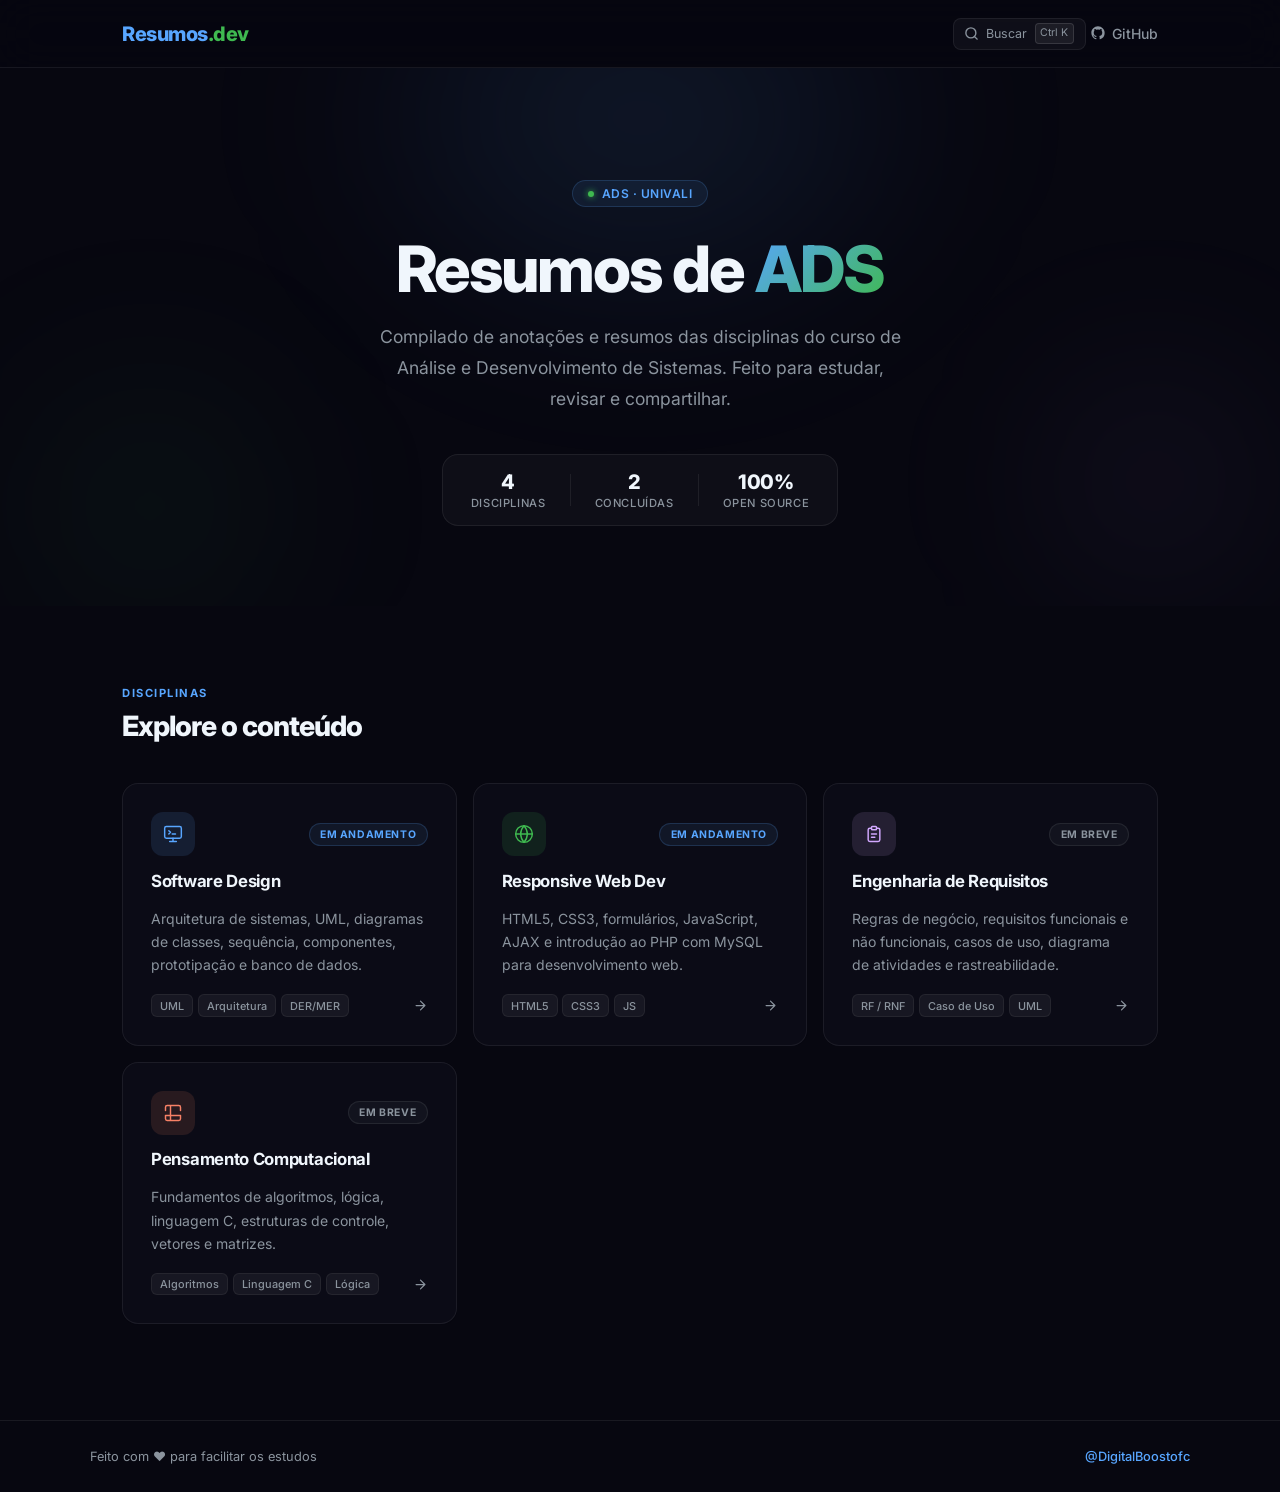
<file: index.html>
<!DOCTYPE html>
<html lang="pt-BR">
<head>
  <meta charset="UTF-8" />
  <meta name="viewport" content="width=device-width, initial-scale=1.0" />
  <title>Resumos ADS — UNIVALI</title>
  <meta name="description" content="Compilado de anotações e resumos das disciplinas do curso de Análise e Desenvolvimento de Sistemas da UNIVALI." />
  <meta property="og:title" content="Resumos ADS — UNIVALI" />
  <meta property="og:description" content="Resumos de ADS: Software Design, Responsive Web, Engenharia de Requisitos e Pensamento Computacional." />
  <meta property="og:type" content="website" />
  <meta name="theme-color" content="#070710" />
  <link rel="preconnect" href="https://fonts.googleapis.com">
  <link rel="preconnect" href="https://fonts.gstatic.com" crossorigin>
  <link href="https://fonts.googleapis.com/css2?family=Inter:wght@400;500;600;700;800&display=swap" rel="stylesheet">
  <link rel="stylesheet" href="assets/css/base.css">
  <link rel="stylesheet" href="assets/css/home.css">
  <link rel="stylesheet" href="pagefind/pagefind-ui.css">
</head>
<body>

<a class="skip-link" href="#main-content">Pular para o conteúdo</a>

<header>
  <div class="header-inner">
    <a class="logo" href="index.html">Resumos<span>.dev</span></a>
    <nav>
      <button class="search-btn" id="search-btn" aria-label="Buscar (Ctrl+K)"><svg width="15" height="15" viewBox="0 0 24 24" fill="none" stroke="currentColor" stroke-width="2.2" stroke-linecap="round" stroke-linejoin="round" aria-hidden="true"><circle cx="11" cy="11" r="8"/><path d="m21 21-4.35-4.35"/></svg><span class="search-btn-label">Buscar</span><kbd>Ctrl K</kbd></button>
      <a href="https://github.com/DigitalBoostofc/resumos" target="_blank" rel="noopener" aria-label="Ver no GitHub">
        <svg width="16" height="16" viewBox="0 0 24 24" fill="currentColor" aria-hidden="true">
          <path d="M12 2C6.477 2 2 6.484 2 12.017c0 4.425 2.865 8.18 6.839 9.504.5.092.682-.217.682-.483 0-.237-.008-.868-.013-1.703-2.782.605-3.369-1.343-3.369-1.343-.454-1.158-1.11-1.466-1.11-1.466-.908-.62.069-.608.069-.608 1.003.07 1.531 1.032 1.531 1.032.892 1.53 2.341 1.088 2.91.832.092-.647.35-1.088.636-1.338-2.22-.253-4.555-1.113-4.555-4.951 0-1.093.39-1.988 1.029-2.688-.103-.253-.446-1.272.098-2.65 0 0 .84-.27 2.75 1.026A9.564 9.564 0 0 1 12 6.844a9.59 9.59 0 0 1 2.504.337c1.909-1.296 2.747-1.027 2.747-1.027.546 1.379.202 2.398.1 2.651.64.7 1.028 1.595 1.028 2.688 0 3.848-2.339 4.695-4.566 4.943.359.309.678.92.678 1.855 0 1.338-.012 2.419-.012 2.747 0 .268.18.58.688.482A10.02 10.02 0 0 0 22 12.017C22 6.484 17.522 2 12 2z"/>
        </svg>
        GitHub
      </a>
    </nav>
  </div>
</header>

<main id="main-content" data-pagefind-body>

  <section class="hero">
    <div class="hero-glow hero-glow-1"></div>
    <div class="hero-glow hero-glow-2"></div>
    <div class="hero-glow hero-glow-3"></div>

    <div class="hero-content">
      <div class="hero-badge">
        <span class="badge-dot"></span>
        ADS · UNIVALI
      </div>

      <h1>Resumos de <em>ADS</em></h1>

      <p>Compilado de anotações e resumos das disciplinas do curso de Análise e Desenvolvimento de Sistemas. Feito para estudar, revisar e compartilhar.</p>

      <div class="hero-meta">
        <div class="meta-item">
          <span class="meta-value">4</span>
          <span class="meta-label">Disciplinas</span>
        </div>
        <div class="meta-divider"></div>
        <div class="meta-item">
          <span class="meta-value">2</span>
          <span class="meta-label">Concluídas</span>
        </div>
        <div class="meta-divider"></div>
        <div class="meta-item">
          <span class="meta-value">100%</span>
          <span class="meta-label">Open Source</span>
        </div>
      </div>
    </div>
  </section>

  <section class="disciplines">
    <div class="container">
      <div class="section-header">
        <span class="section-eyebrow">Disciplinas</span>
        <h2>Explore o conteúdo</h2>
      </div>

      <div class="grid">

        <a class="card" href="software-design/index.html" aria-label="Acessar resumos de Software Design">
          <div class="card-top">
            <div class="card-icon icon-blue" aria-hidden="true">
              <svg width="20" height="20" viewBox="0 0 24 24" fill="none" stroke="currentColor" stroke-width="1.75" stroke-linecap="round" stroke-linejoin="round">
                <rect x="2" y="3" width="20" height="14" rx="2"/>
                <path d="M8 21h8M12 17v4"/>
                <path d="M7 8l2 2-2 2M11 12h4"/>
              </svg>
            </div>
            <div class="card-status status-progress">Em andamento</div>
          </div>
          <h3>Software Design</h3>
          <p>Arquitetura de sistemas, UML, diagramas de classes, sequência, componentes, prototipação e banco de dados.</p>
          <div class="card-footer">
            <div class="chip-list">
              <span class="chip">UML</span>
              <span class="chip">Arquitetura</span>
              <span class="chip">DER/MER</span>
            </div>
            <span class="card-arrow" aria-hidden="true">
              <svg width="15" height="15" viewBox="0 0 24 24" fill="none" stroke="currentColor" stroke-width="2" stroke-linecap="round" stroke-linejoin="round">
                <path d="M5 12h14M12 5l7 7-7 7"/>
              </svg>
            </span>
          </div>
        </a>

        <a class="card" href="responsive-web/index.html" aria-label="Acessar resumos de Responsive Web Development">
          <div class="card-top">
            <div class="card-icon icon-green" aria-hidden="true">
              <svg width="20" height="20" viewBox="0 0 24 24" fill="none" stroke="currentColor" stroke-width="1.75" stroke-linecap="round" stroke-linejoin="round">
                <circle cx="12" cy="12" r="10"/>
                <path d="M2 12h20M12 2a15.3 15.3 0 0 1 4 10 15.3 15.3 0 0 1-4 10 15.3 15.3 0 0 1-4-10 15.3 15.3 0 0 1 4-10z"/>
              </svg>
            </div>
            <div class="card-status status-progress">Em andamento</div>
          </div>
          <h3>Responsive Web Dev</h3>
          <p>HTML5, CSS3, formulários, JavaScript, AJAX e introdução ao PHP com MySQL para desenvolvimento web.</p>
          <div class="card-footer">
            <div class="chip-list">
              <span class="chip">HTML5</span>
              <span class="chip">CSS3</span>
              <span class="chip">JS</span>
            </div>
            <span class="card-arrow" aria-hidden="true">
              <svg width="15" height="15" viewBox="0 0 24 24" fill="none" stroke="currentColor" stroke-width="2" stroke-linecap="round" stroke-linejoin="round">
                <path d="M5 12h14M12 5l7 7-7 7"/>
              </svg>
            </span>
          </div>
        </a>

        <a class="card" href="engenharia-requisitos/index.html" aria-label="Acessar resumos de Engenharia de Requisitos">
          <div class="card-top">
            <div class="card-icon icon-purple" aria-hidden="true">
              <svg width="20" height="20" viewBox="0 0 24 24" fill="none" stroke="currentColor" stroke-width="1.75" stroke-linecap="round" stroke-linejoin="round">
                <path d="M9 5H7a2 2 0 0 0-2 2v12a2 2 0 0 0 2 2h10a2 2 0 0 0 2-2V7a2 2 0 0 0-2-2h-2"/>
                <rect x="9" y="3" width="6" height="4" rx="1"/>
                <path d="M9 12h6M9 16h4"/>
              </svg>
            </div>
            <div class="card-status status-soon">Em breve</div>
          </div>
          <h3>Engenharia de Requisitos</h3>
          <p>Regras de negócio, requisitos funcionais e não funcionais, casos de uso, diagrama de atividades e rastreabilidade.</p>
          <div class="card-footer">
            <div class="chip-list">
              <span class="chip">RF / RNF</span>
              <span class="chip">Caso de Uso</span>
              <span class="chip">UML</span>
            </div>
            <span class="card-arrow" aria-hidden="true">
              <svg width="15" height="15" viewBox="0 0 24 24" fill="none" stroke="currentColor" stroke-width="2" stroke-linecap="round" stroke-linejoin="round">
                <path d="M5 12h14M12 5l7 7-7 7"/>
              </svg>
            </span>
          </div>
        </a>

        <a class="card" href="pensamento-computacional/index.html" aria-label="Acessar resumos de Pensamento Computacional">
          <div class="card-top">
            <div class="card-icon icon-orange" aria-hidden="true">
              <svg width="20" height="20" viewBox="0 0 24 24" fill="none" stroke="currentColor" stroke-width="1.75" stroke-linecap="round" stroke-linejoin="round">
                <path d="M9 3H5a2 2 0 0 0-2 2v4m6-6h10a2 2 0 0 1 2 2v4M9 3v18m0 0h10a2 2 0 0 0 2-2v-4M9 21H5a2 2 0 0 1-2-2v-4m0 0h18"/>
              </svg>
            </div>
            <div class="card-status status-soon">Em breve</div>
          </div>
          <h3>Pensamento Computacional</h3>
          <p>Fundamentos de algoritmos, lógica, linguagem C, estruturas de controle, vetores e matrizes.</p>
          <div class="card-footer">
            <div class="chip-list">
              <span class="chip">Algoritmos</span>
              <span class="chip">Linguagem C</span>
              <span class="chip">Lógica</span>
            </div>
            <span class="card-arrow" aria-hidden="true">
              <svg width="15" height="15" viewBox="0 0 24 24" fill="none" stroke="currentColor" stroke-width="2" stroke-linecap="round" stroke-linejoin="round">
                <path d="M5 12h14M12 5l7 7-7 7"/>
              </svg>
            </span>
          </div>
        </a>

      </div>
    </div>
  </section>

</main>

<footer>
  <div class="footer-inner">
    <span>Feito com ♥ para facilitar os estudos</span>
    <a href="https://github.com/DigitalBoostofc/resumos" target="_blank" rel="noopener">@DigitalBoostofc</a>
  </div>
</footer>

<script src="assets/js/nav.js"></script>

<!-- Search modal -->
<div id="search-modal" class="search-modal" role="dialog" aria-modal="true" aria-label="Buscar no site" aria-hidden="true">
  <div class="search-modal-backdrop" id="search-backdrop"></div>
  <div class="search-modal-inner">
    <div id="search"></div>
  </div>
</div>
<script src="pagefind/pagefind-ui.js"></script>
<script>
(function () {
  var modal   = document.getElementById('search-modal');
  var btn     = document.getElementById('search-btn');
  var backdrop = document.getElementById('search-backdrop');
  var pf;

  function openSearch() {
    if (!pf) pf = new PagefindUI({ element: '#search', showSubResults: true, resetStyles: false });
    modal.removeAttribute('aria-hidden');
    modal.classList.add('open');
    document.body.style.overflow = 'hidden';
    setTimeout(function () {
      var inp = modal.querySelector('input');
      if (inp) inp.focus();
    }, 60);
  }

  function closeSearch() {
    modal.setAttribute('aria-hidden', 'true');
    modal.classList.remove('open');
    document.body.style.overflow = '';
  }

  if (btn)      btn.addEventListener('click', openSearch);
  if (backdrop) backdrop.addEventListener('click', closeSearch);

  document.addEventListener('keydown', function (e) {
    if ((e.ctrlKey || e.metaKey) && e.key === 'k') { e.preventDefault(); openSearch(); }
    if (e.key === 'Escape' && modal.classList.contains('open')) closeSearch();
  });
})();
</script>
</body>
</html>
</file>
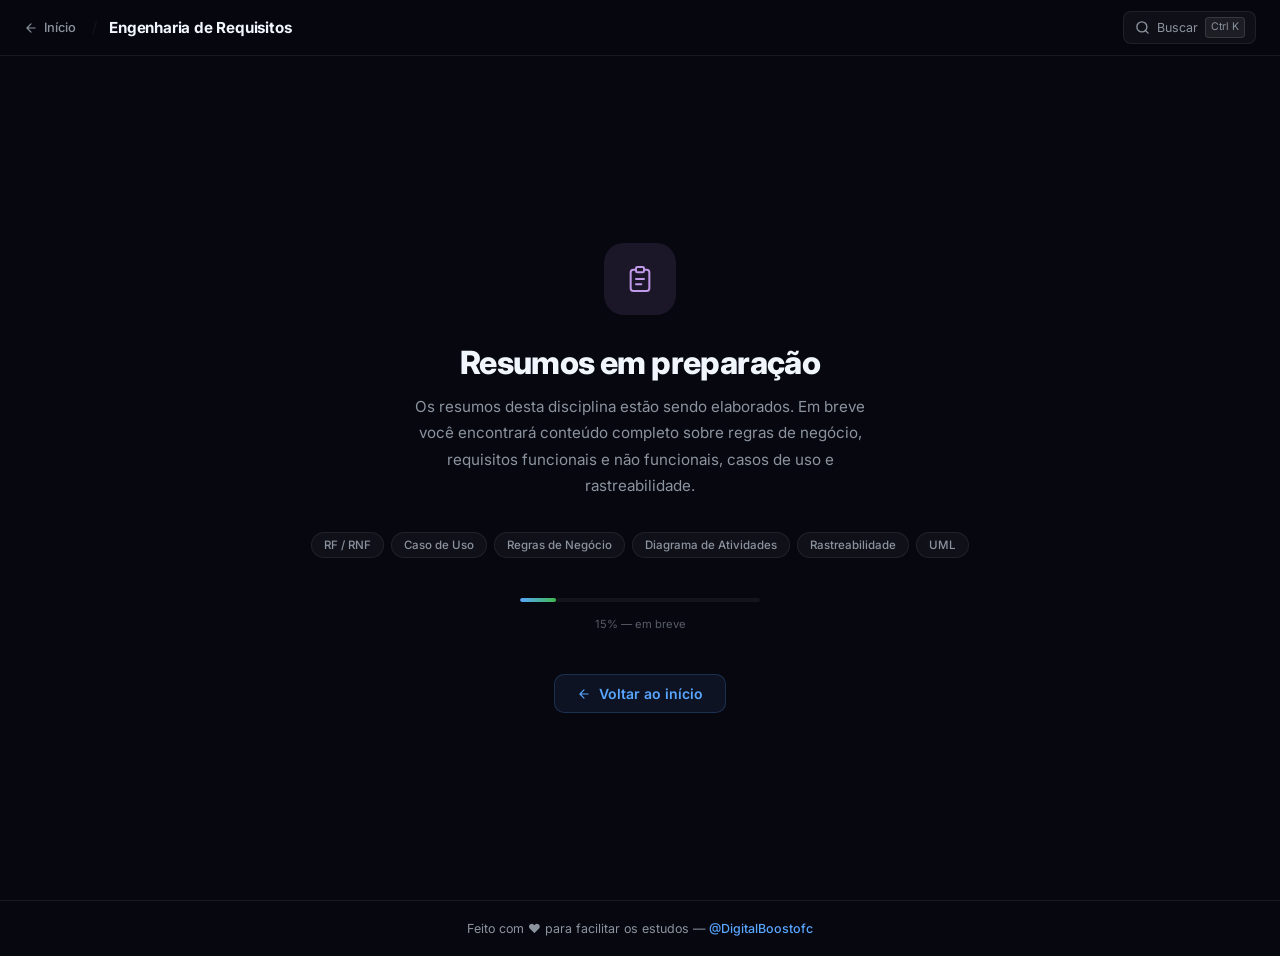
<file: engenharia-requisitos/index.html>
<!DOCTYPE html>
<html lang="pt-BR">
<head>
  <meta charset="UTF-8" />
  <meta name="viewport" content="width=device-width, initial-scale=1.0" />
  <title>Engenharia de Requisitos — Resumos ADS</title>
  <meta name="description" content="Resumos de Engenharia de Requisitos: regras de negócio, RF/RNF, casos de uso, diagrama de atividades e rastreabilidade." />
  <meta name="theme-color" content="#070710" />
  <link rel="preconnect" href="https://fonts.googleapis.com">
  <link rel="preconnect" href="https://fonts.gstatic.com" crossorigin>
  <link href="https://fonts.googleapis.com/css2?family=Inter:wght@400;500;600;700;800&display=swap" rel="stylesheet">
  <link rel="stylesheet" href="../assets/css/base.css">
  <link rel="stylesheet" href="../assets/css/discipline.css">
  <link rel="stylesheet" href="../pagefind/pagefind-ui.css">
</head>
<body>

<header>
  <a class="back" href="../index.html">Início</a>
  <h1>Engenharia de Requisitos</h1>
  <button class="search-btn" id="search-btn" aria-label="Buscar (Ctrl+K)"><svg width="15" height="15" viewBox="0 0 24 24" fill="none" stroke="currentColor" stroke-width="2.2" stroke-linecap="round" stroke-linejoin="round" aria-hidden="true"><circle cx="11" cy="11" r="8"/><path d="m21 21-4.35-4.35"/></svg><span class="search-btn-label">Buscar</span><kbd>Ctrl K</kbd></button>
</header>

<main class="wip" data-pagefind-ignore>

  <div class="wip-icon" style="background: rgba(210,168,255,0.1); color: var(--accent4);">
    <svg width="32" height="32" viewBox="0 0 24 24" fill="none" stroke="currentColor" stroke-width="1.5" stroke-linecap="round" stroke-linejoin="round">
      <path d="M9 5H7a2 2 0 0 0-2 2v12a2 2 0 0 0 2 2h10a2 2 0 0 0 2-2V7a2 2 0 0 0-2-2h-2"/>
      <rect x="9" y="3" width="6" height="4" rx="1"/>
      <path d="M9 12h6M9 16h4"/>
    </svg>
  </div>

  <h2 class="wip-title">Resumos em preparação</h2>

  <p class="wip-desc">
    Os resumos desta disciplina estão sendo elaborados. Em breve você encontrará conteúdo completo sobre regras de negócio, requisitos funcionais e não funcionais, casos de uso e rastreabilidade.
  </p>

  <div class="wip-chips">
    <span class="wip-chip">RF / RNF</span>
    <span class="wip-chip">Caso de Uso</span>
    <span class="wip-chip">Regras de Negócio</span>
    <span class="wip-chip">Diagrama de Atividades</span>
    <span class="wip-chip">Rastreabilidade</span>
    <span class="wip-chip">UML</span>
  </div>

  <div class="wip-progress">
    <div class="wip-progress-fill" style="width: 15%;"></div>
  </div>
  <p class="wip-progress-label">15% — em breve</p>

  <a class="wip-back" href="../index.html">
    <svg width="14" height="14" viewBox="0 0 24 24" fill="none" stroke="currentColor" stroke-width="2" stroke-linecap="round" stroke-linejoin="round" aria-hidden="true">
      <path d="M19 12H5M12 5l-7 7 7 7"/>
    </svg>
    Voltar ao início
  </a>

</main>

<footer>
  Feito com ♥ para facilitar os estudos &mdash;
  <a href="https://github.com/DigitalBoostofc/resumos" target="_blank" rel="noopener">@DigitalBoostofc</a>
</footer>


<!-- Search modal -->
<div id="search-modal" class="search-modal" role="dialog" aria-modal="true" aria-label="Buscar no site" aria-hidden="true">
  <div class="search-modal-backdrop" id="search-backdrop"></div>
  <div class="search-modal-inner">
    <div id="search"></div>
  </div>
</div>
<script src="../pagefind/pagefind-ui.js"></script>
<script>
(function () {
  var modal   = document.getElementById('search-modal');
  var btn     = document.getElementById('search-btn');
  var backdrop = document.getElementById('search-backdrop');
  var pf;

  function openSearch() {
    if (!pf) pf = new PagefindUI({ element: '#search', showSubResults: true, resetStyles: false });
    modal.removeAttribute('aria-hidden');
    modal.classList.add('open');
    document.body.style.overflow = 'hidden';
    setTimeout(function () {
      var inp = modal.querySelector('input');
      if (inp) inp.focus();
    }, 60);
  }

  function closeSearch() {
    modal.setAttribute('aria-hidden', 'true');
    modal.classList.remove('open');
    document.body.style.overflow = '';
  }

  if (btn)      btn.addEventListener('click', openSearch);
  if (backdrop) backdrop.addEventListener('click', closeSearch);

  document.addEventListener('keydown', function (e) {
    if ((e.ctrlKey || e.metaKey) && e.key === 'k') { e.preventDefault(); openSearch(); }
    if (e.key === 'Escape' && modal.classList.contains('open')) closeSearch();
  });
})();
</script>
</body>
</html>
</file>
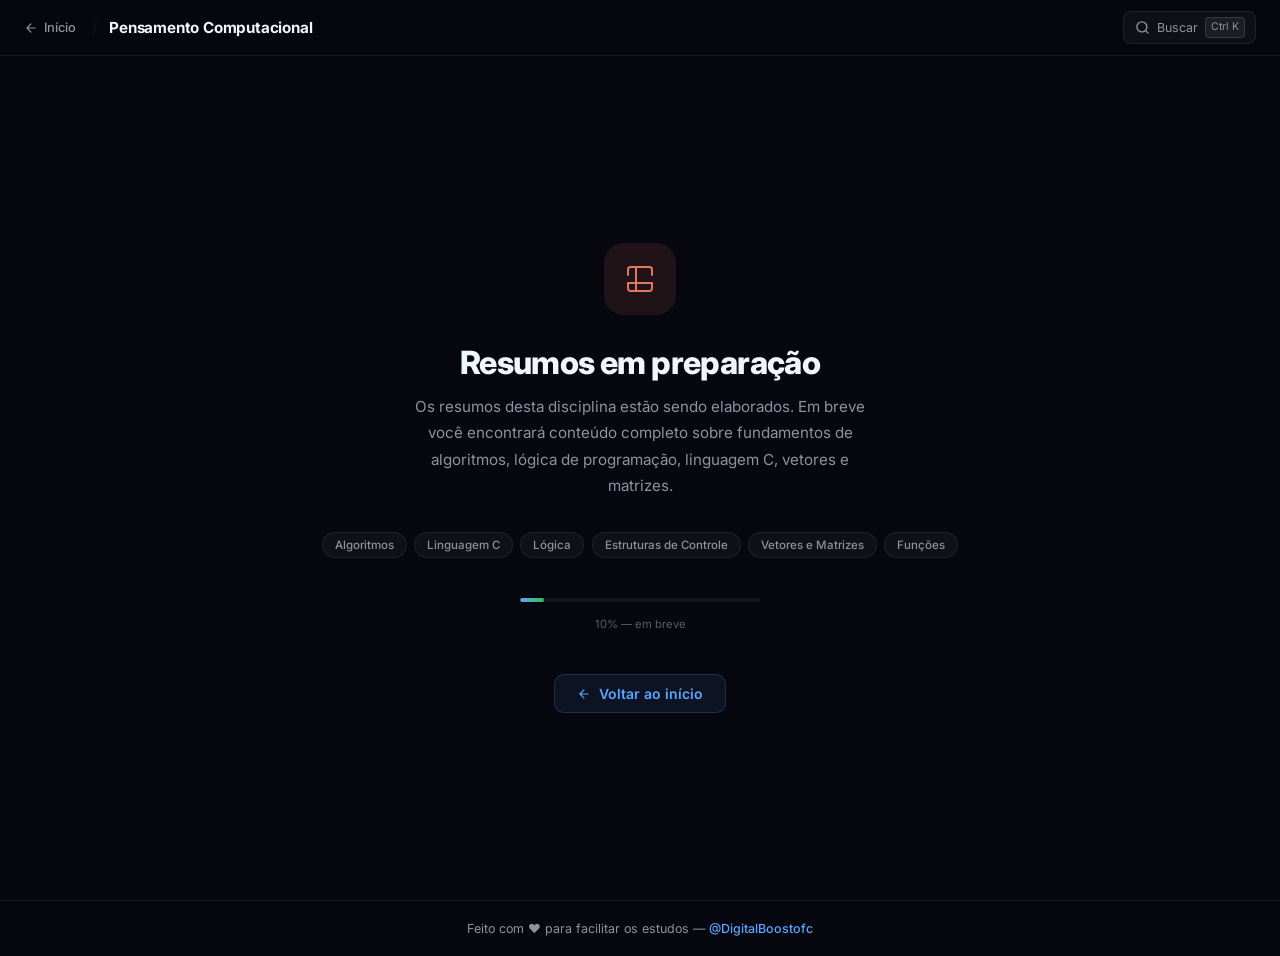
<file: pensamento-computacional/index.html>
<!DOCTYPE html>
<html lang="pt-BR">
<head>
  <meta charset="UTF-8" />
  <meta name="viewport" content="width=device-width, initial-scale=1.0" />
  <title>Pensamento Computacional — Resumos ADS</title>
  <meta name="description" content="Resumos de Pensamento Computacional: algoritmos, lógica, linguagem C, estruturas de controle, vetores e matrizes." />
  <meta name="theme-color" content="#070710" />
  <link rel="preconnect" href="https://fonts.googleapis.com">
  <link rel="preconnect" href="https://fonts.gstatic.com" crossorigin>
  <link href="https://fonts.googleapis.com/css2?family=Inter:wght@400;500;600;700;800&display=swap" rel="stylesheet">
  <link rel="stylesheet" href="../assets/css/base.css">
  <link rel="stylesheet" href="../assets/css/discipline.css">
  <link rel="stylesheet" href="../pagefind/pagefind-ui.css">
</head>
<body>

<header>
  <a class="back" href="../index.html">Início</a>
  <h1>Pensamento Computacional</h1>
  <button class="search-btn" id="search-btn" aria-label="Buscar (Ctrl+K)"><svg width="15" height="15" viewBox="0 0 24 24" fill="none" stroke="currentColor" stroke-width="2.2" stroke-linecap="round" stroke-linejoin="round" aria-hidden="true"><circle cx="11" cy="11" r="8"/><path d="m21 21-4.35-4.35"/></svg><span class="search-btn-label">Buscar</span><kbd>Ctrl K</kbd></button>
</header>

<main class="wip" data-pagefind-ignore>

  <div class="wip-icon" style="background: rgba(247,129,102,0.1); color: var(--accent3);">
    <svg width="32" height="32" viewBox="0 0 24 24" fill="none" stroke="currentColor" stroke-width="1.5" stroke-linecap="round" stroke-linejoin="round">
      <path d="M9 3H5a2 2 0 0 0-2 2v4m6-6h10a2 2 0 0 1 2 2v4M9 3v18m0 0h10a2 2 0 0 0 2-2v-4M9 21H5a2 2 0 0 1-2-2v-4m0 0h18"/>
    </svg>
  </div>

  <h2 class="wip-title">Resumos em preparação</h2>

  <p class="wip-desc">
    Os resumos desta disciplina estão sendo elaborados. Em breve você encontrará conteúdo completo sobre fundamentos de algoritmos, lógica de programação, linguagem C, vetores e matrizes.
  </p>

  <div class="wip-chips">
    <span class="wip-chip">Algoritmos</span>
    <span class="wip-chip">Linguagem C</span>
    <span class="wip-chip">Lógica</span>
    <span class="wip-chip">Estruturas de Controle</span>
    <span class="wip-chip">Vetores e Matrizes</span>
    <span class="wip-chip">Funções</span>
  </div>

  <div class="wip-progress">
    <div class="wip-progress-fill" style="width: 10%;"></div>
  </div>
  <p class="wip-progress-label">10% — em breve</p>

  <a class="wip-back" href="../index.html">
    <svg width="14" height="14" viewBox="0 0 24 24" fill="none" stroke="currentColor" stroke-width="2" stroke-linecap="round" stroke-linejoin="round" aria-hidden="true">
      <path d="M19 12H5M12 5l-7 7 7 7"/>
    </svg>
    Voltar ao início
  </a>

</main>

<footer>
  Feito com ♥ para facilitar os estudos &mdash;
  <a href="https://github.com/DigitalBoostofc/resumos" target="_blank" rel="noopener">@DigitalBoostofc</a>
</footer>


<!-- Search modal -->
<div id="search-modal" class="search-modal" role="dialog" aria-modal="true" aria-label="Buscar no site" aria-hidden="true">
  <div class="search-modal-backdrop" id="search-backdrop"></div>
  <div class="search-modal-inner">
    <div id="search"></div>
  </div>
</div>
<script src="../pagefind/pagefind-ui.js"></script>
<script>
(function () {
  var modal   = document.getElementById('search-modal');
  var btn     = document.getElementById('search-btn');
  var backdrop = document.getElementById('search-backdrop');
  var pf;

  function openSearch() {
    if (!pf) pf = new PagefindUI({ element: '#search', showSubResults: true, resetStyles: false });
    modal.removeAttribute('aria-hidden');
    modal.classList.add('open');
    document.body.style.overflow = 'hidden';
    setTimeout(function () {
      var inp = modal.querySelector('input');
      if (inp) inp.focus();
    }, 60);
  }

  function closeSearch() {
    modal.setAttribute('aria-hidden', 'true');
    modal.classList.remove('open');
    document.body.style.overflow = '';
  }

  if (btn)      btn.addEventListener('click', openSearch);
  if (backdrop) backdrop.addEventListener('click', closeSearch);

  document.addEventListener('keydown', function (e) {
    if ((e.ctrlKey || e.metaKey) && e.key === 'k') { e.preventDefault(); openSearch(); }
    if (e.key === 'Escape' && modal.classList.contains('open')) closeSearch();
  });
})();
</script>
</body>
</html>
</file>
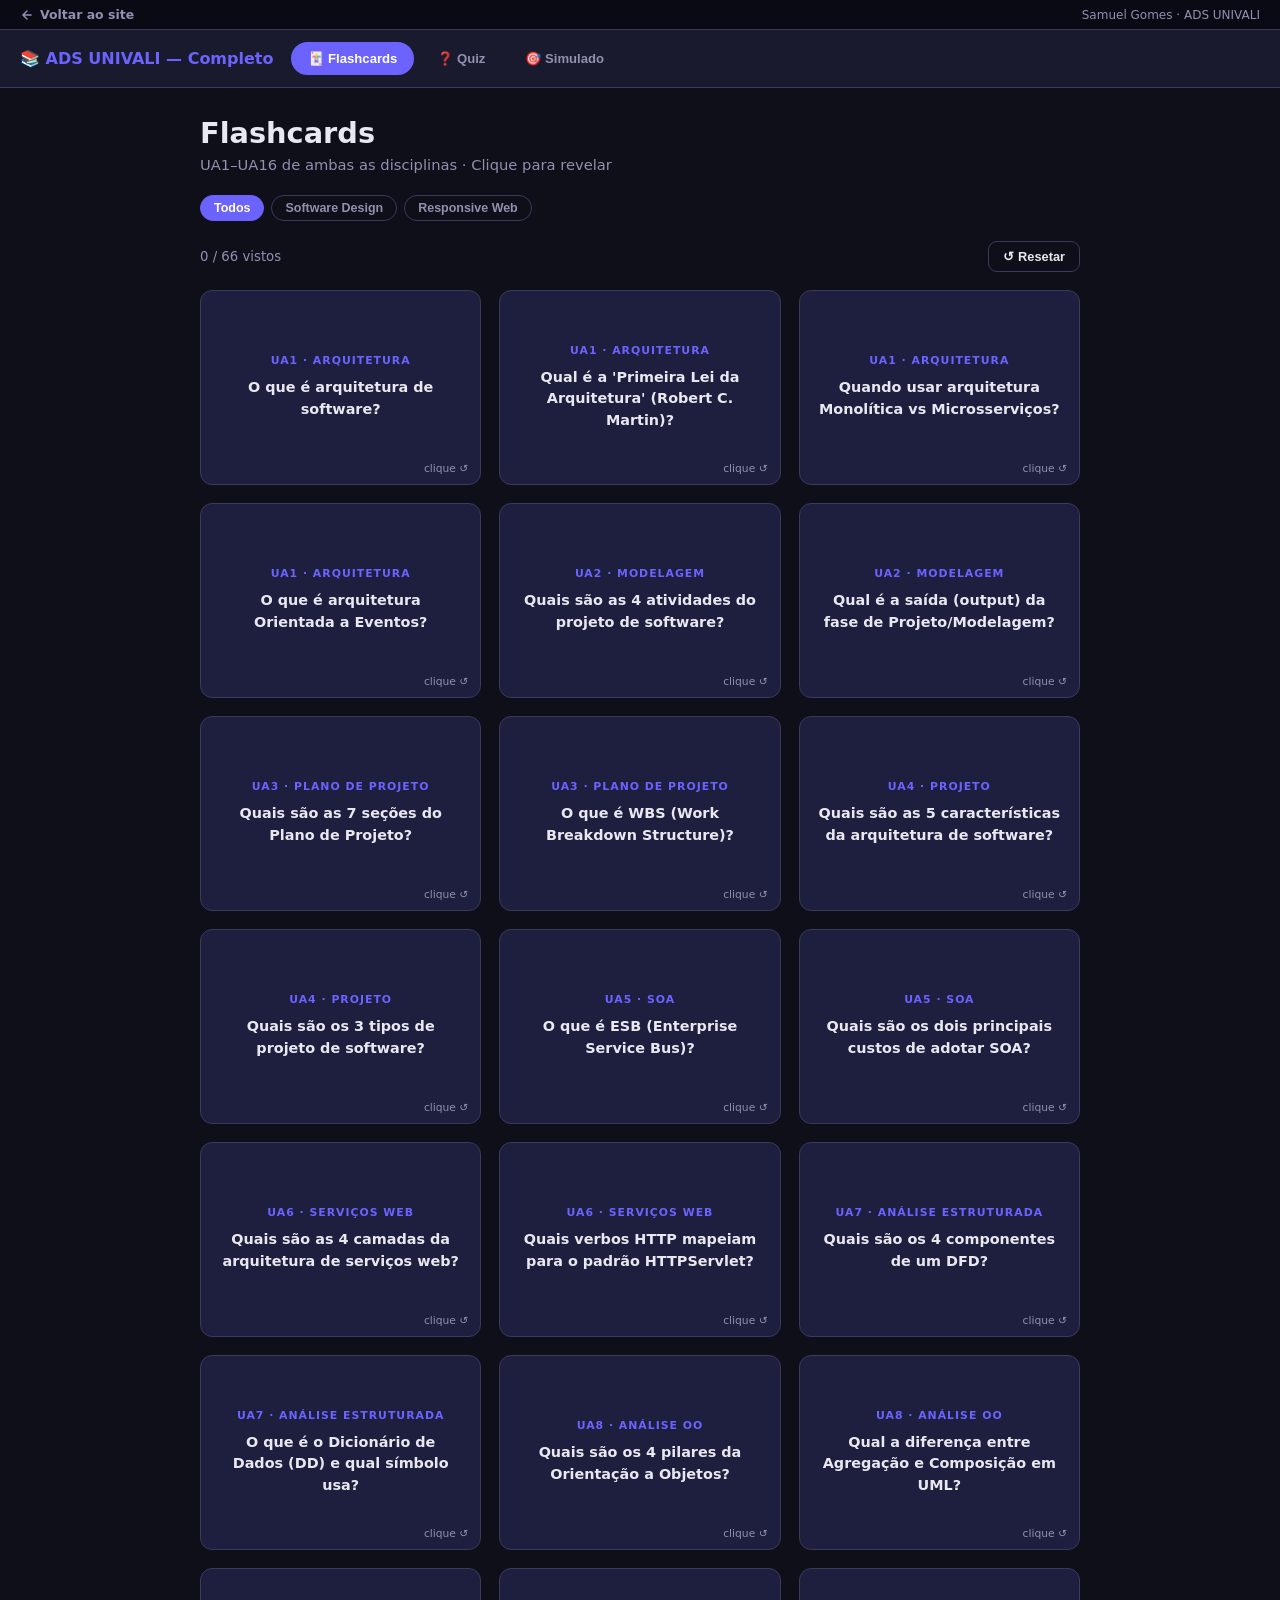
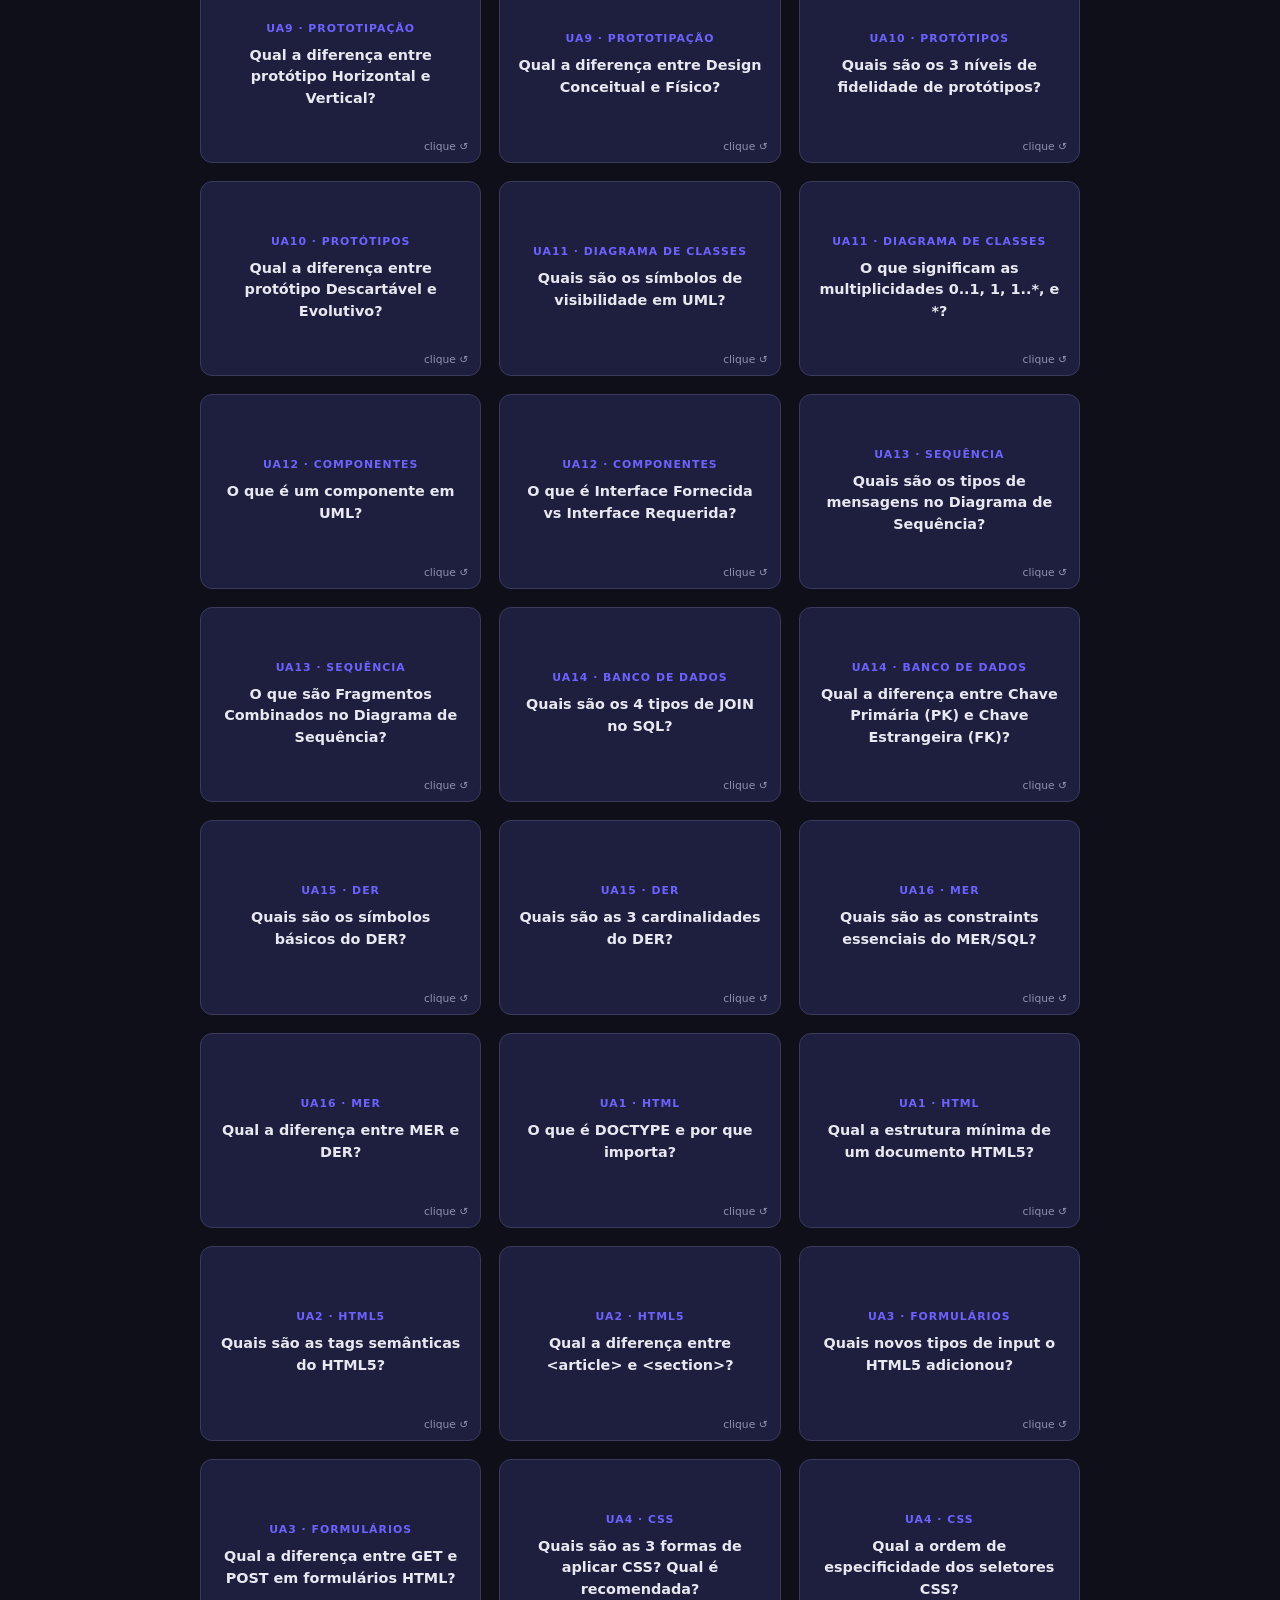
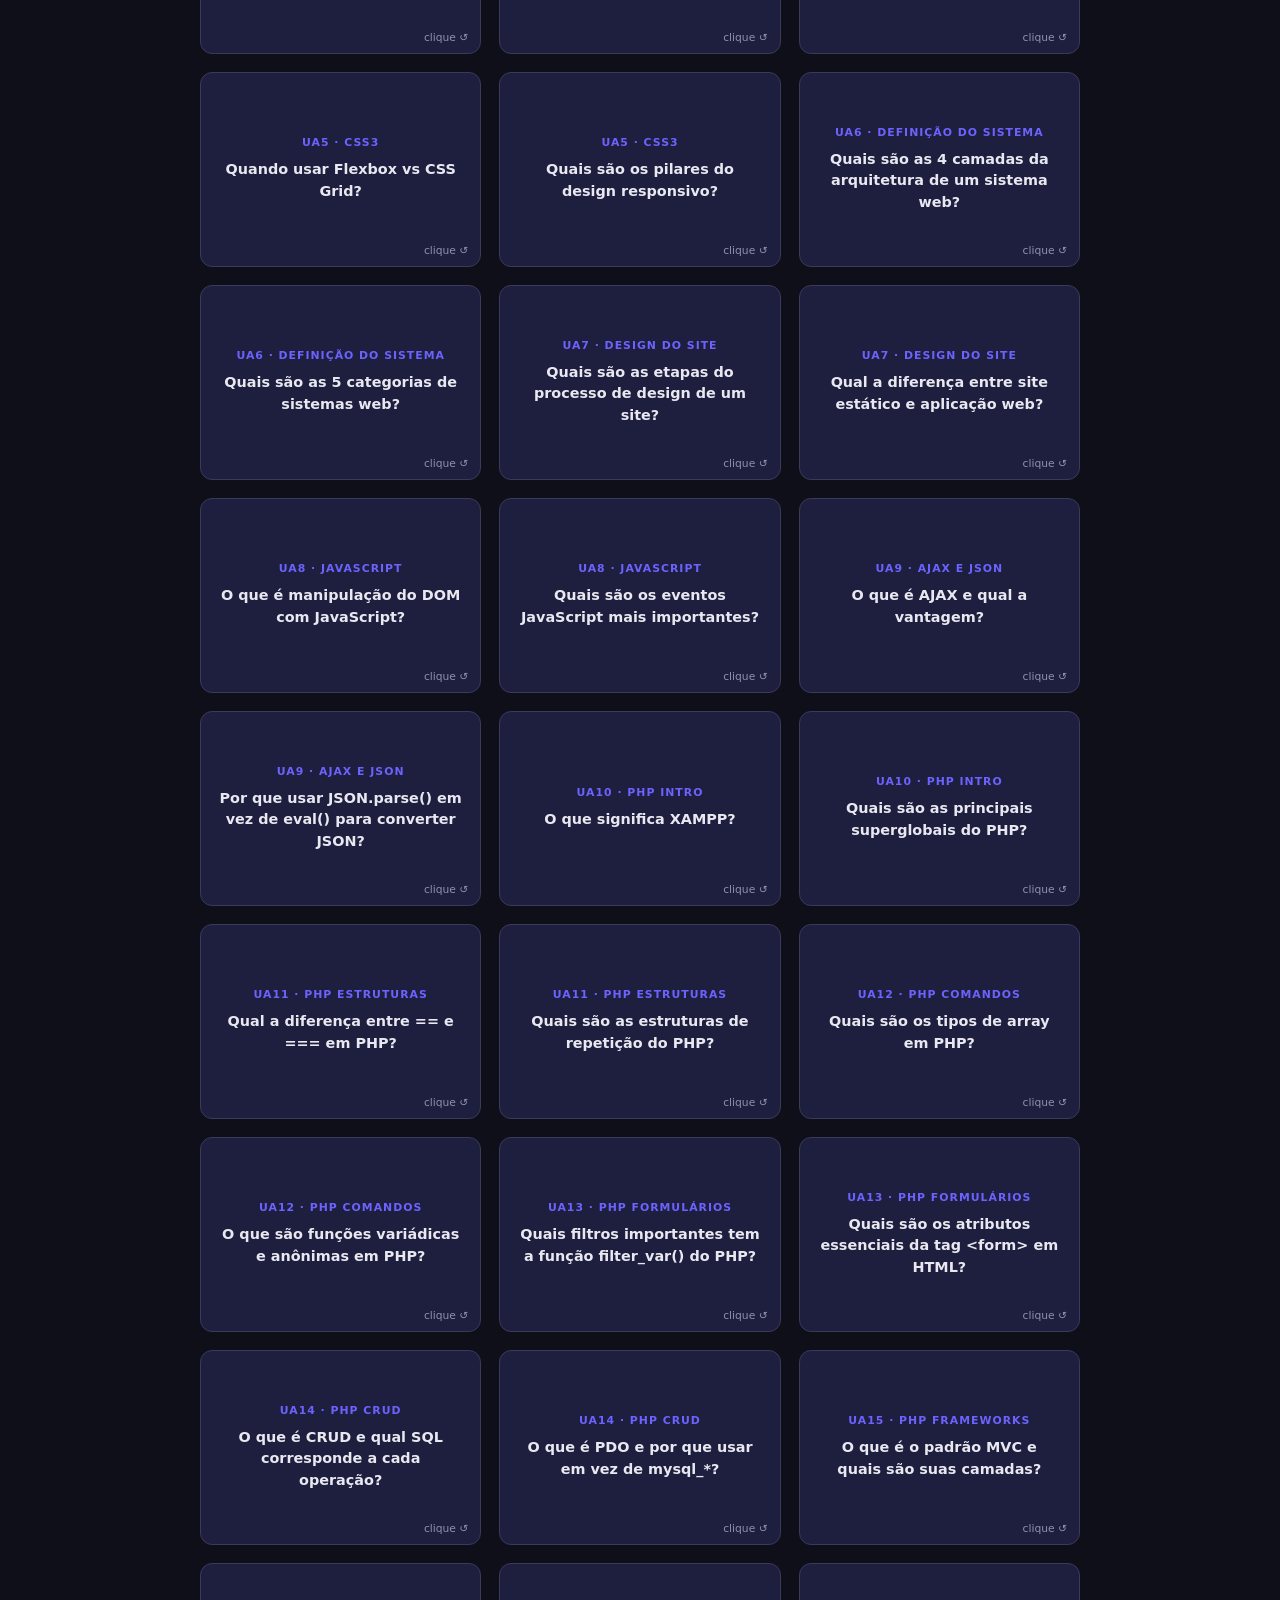
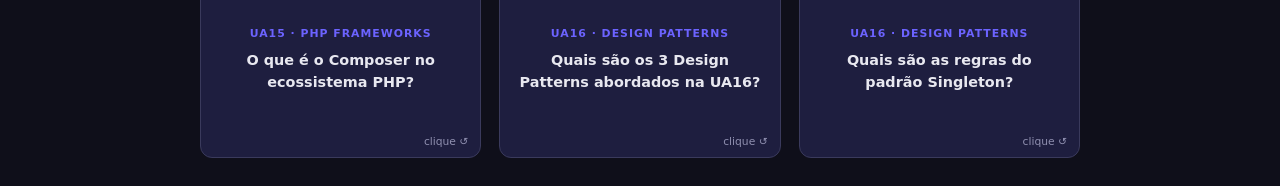
<file: public/estudo_interativo.html>
<!DOCTYPE html>
<html lang="pt-BR">
<head>
<meta charset="UTF-8">
<meta name="viewport" content="width=device-width, initial-scale=1.0">
<title>Estudo Interativo — ADS UNIVALI (Completo)</title>
<style>
:root{--primary:#6c63ff;--primary-dark:#5249cc;--secondary:#ff6b6b;--success:#4caf50;--warning:#ff9800;--bg:#0f0f1a;--bg2:#1a1a2e;--bg3:#16213e;--card:#1e1e3f;--text:#e8e8f0;--text-muted:#9090b0;--border:#3a3a5c;--radius:12px}
*{box-sizing:border-box;margin:0;padding:0}
body{background:var(--bg);color:var(--text);font-family:'Segoe UI',system-ui,sans-serif;min-height:100vh}
.nav{background:var(--bg2);border-bottom:1px solid var(--border);padding:0 20px;display:flex;align-items:center;gap:6px;height:58px;position:sticky;top:0;z-index:100;flex-wrap:wrap}
.nav-title{font-weight:700;font-size:1rem;color:var(--primary);margin-right:12px;white-space:nowrap}
.nav-btn{padding:7px 15px;border-radius:20px;border:2px solid transparent;cursor:pointer;font-size:0.82rem;font-weight:600;transition:all 0.2s;background:transparent;color:var(--text-muted)}
.nav-btn:hover{color:var(--text);border-color:var(--border)}
.nav-btn.active{background:var(--primary);color:white;border-color:var(--primary)}
.section{display:none;padding:28px 20px;max-width:920px;margin:0 auto}
.section.active{display:block}
.filter-bar{display:flex;gap:7px;flex-wrap:wrap;margin-bottom:20px}
.filter-btn{padding:5px 13px;border-radius:16px;border:1.5px solid var(--border);background:transparent;color:var(--text-muted);cursor:pointer;font-size:0.78rem;font-weight:600;transition:all 0.2s}
.filter-btn:hover,.filter-btn.active{background:var(--primary);border-color:var(--primary);color:white}
/* FLASHCARDS */
.flashcard-grid{display:grid;grid-template-columns:repeat(auto-fill,minmax(270px,1fr));gap:18px}
.flashcard-wrap{perspective:1000px;height:195px;cursor:pointer}
.flashcard-inner{position:relative;width:100%;height:100%;transform-style:preserve-3d;transition:transform 0.5s}
.flashcard-wrap.flipped .flashcard-inner{transform:rotateY(180deg)}
.flashcard-front,.flashcard-back{position:absolute;width:100%;height:100%;backface-visibility:hidden;border-radius:var(--radius);display:flex;flex-direction:column;justify-content:center;align-items:center;text-align:center;padding:18px;border:1.5px solid var(--border)}
.flashcard-front{background:var(--card)}
.flashcard-back{background:linear-gradient(135deg,#1e1e4f,#2a2a5a);transform:rotateY(180deg);border-color:var(--primary)}
.flashcard-tag{font-size:0.68rem;font-weight:700;text-transform:uppercase;letter-spacing:1px;color:var(--primary);margin-bottom:10px}
.flashcard-question{font-size:0.9rem;font-weight:600;line-height:1.5}
.flashcard-answer{font-size:0.82rem;line-height:1.55;color:#c8c8ff}
.flashcard-hint{position:absolute;bottom:9px;right:12px;font-size:0.67rem;color:var(--text-muted)}
.fc-progress{display:flex;justify-content:space-between;align-items:center;margin-bottom:18px}
.fc-progress span{font-size:0.83rem;color:var(--text-muted)}
/* QUIZ */
.quiz-header{margin-bottom:24px}
.quiz-header h2{font-size:1.25rem;margin-bottom:4px}
.quiz-header p{color:var(--text-muted);font-size:0.88rem}
.quiz-progress-bar{height:5px;background:var(--border);border-radius:3px;margin:14px 0}
.quiz-progress-fill{height:100%;background:var(--primary);border-radius:3px;transition:width 0.4s}
.question-card{background:var(--card);border-radius:var(--radius);padding:26px;border:1.5px solid var(--border)}
.question-num{font-size:0.73rem;font-weight:700;text-transform:uppercase;letter-spacing:1px;color:var(--primary);margin-bottom:10px}
.question-text{font-size:1rem;font-weight:600;line-height:1.6;margin-bottom:22px}
.options{display:flex;flex-direction:column;gap:9px}
.option{padding:13px 16px;border-radius:9px;border:1.5px solid var(--border);background:var(--bg2);cursor:pointer;font-size:0.9rem;transition:all 0.2s;display:flex;align-items:center;gap:11px}
.option:hover:not(.disabled){border-color:var(--primary);background:rgba(108,99,255,0.1)}
.option.correct{border-color:var(--success);background:rgba(76,175,80,0.15);color:#a5e6a8}
.option.wrong{border-color:var(--secondary);background:rgba(255,107,107,0.15);color:#ffb0b0}
.option-letter{width:26px;height:26px;border-radius:50%;border:1.5px solid var(--border);display:flex;align-items:center;justify-content:center;font-weight:700;font-size:0.78rem;flex-shrink:0}
.option.correct .option-letter{background:var(--success);border-color:var(--success);color:white}
.option.wrong .option-letter{background:var(--secondary);border-color:var(--secondary);color:white}
.explanation{margin-top:14px;padding:14px;background:rgba(108,99,255,0.1);border-left:3px solid var(--primary);border-radius:6px;font-size:0.86rem;line-height:1.6;color:#c0c0e8;display:none}
.explanation.show{display:block}
.quiz-nav{display:flex;gap:11px;margin-top:22px;flex-wrap:wrap}
.btn{padding:11px 22px;border-radius:9px;border:none;cursor:pointer;font-weight:700;font-size:0.88rem;transition:all 0.2s}
.btn-primary{background:var(--primary);color:white}
.btn-primary:hover{background:var(--primary-dark);transform:translateY(-1px)}
.btn-outline{background:transparent;color:var(--text);border:1.5px solid var(--border)}
.btn-outline:hover{border-color:var(--primary);color:var(--primary)}
.btn-success{background:var(--success);color:white}
.btn-success:hover{opacity:0.9}
.result-card{background:var(--card);border-radius:var(--radius);padding:36px;text-align:center;border:1.5px solid var(--border)}
.result-score{font-size:3.8rem;font-weight:900;margin:18px 0}
.result-score.pass{color:var(--success)}
.result-score.fail{color:var(--secondary)}
.result-breakdown{display:flex;gap:16px;justify-content:center;flex-wrap:wrap;margin:18px 0}
.result-stat{background:var(--bg2);padding:14px 22px;border-radius:10px;text-align:center}
.result-stat .num{font-size:1.7rem;font-weight:700}
.result-stat .label{font-size:0.78rem;color:var(--text-muted);margin-top:3px}
/* SIMULADO */
.simulado-intro{background:var(--card);border-radius:var(--radius);padding:30px;border:1.5px solid var(--border);text-align:center}
.simulado-intro h2{font-size:1.4rem;margin-bottom:10px}
.simulado-intro p{color:var(--text-muted);font-size:0.9rem;line-height:1.6;margin-bottom:6px}
.simulado-meta{display:flex;gap:16px;justify-content:center;flex-wrap:wrap;margin:22px 0}
.meta-item{background:var(--bg2);padding:11px 18px;border-radius:10px;font-size:0.84rem}
.meta-item strong{color:var(--primary);display:block;font-size:1.2rem}
.timer{font-size:1.4rem;font-weight:700;color:var(--primary);padding:9px 18px;background:var(--bg2);border-radius:10px;border:2px solid var(--primary)}
.timer.warning{color:var(--warning);border-color:var(--warning);animation:pulse 1s infinite}
.timer.danger{color:var(--secondary);border-color:var(--secondary);animation:pulse 0.5s infinite}
@keyframes pulse{0%,100%{opacity:1}50%{opacity:0.6}}
.sim-header{display:flex;justify-content:space-between;align-items:center;margin-bottom:22px;gap:12px;flex-wrap:wrap}
.sim-question-nav{display:flex;flex-wrap:wrap;gap:6px;margin-top:22px}
.sim-q-btn{width:34px;height:34px;border-radius:7px;border:1.5px solid var(--border);background:var(--bg2);color:var(--text-muted);cursor:pointer;font-size:0.78rem;font-weight:700;transition:all 0.15s}
.sim-q-btn.answered{border-color:var(--primary);background:rgba(108,99,255,0.2);color:var(--primary)}
.sim-q-btn.current{border-color:var(--warning);background:rgba(255,152,0,0.2);color:var(--warning)}
.hidden{display:none!important}
h1{font-size:1.8rem;margin-bottom:6px}
h3{color:var(--text-muted);font-weight:400;font-size:0.92rem;margin-bottom:22px}
code{background:rgba(108,99,255,0.2);padding:2px 5px;border-radius:4px;font-size:0.84em;font-family:monospace;color:#c8c8ff}
.badge{display:inline-block;padding:2px 8px;border-radius:10px;font-size:0.72rem;font-weight:700;text-transform:uppercase;letter-spacing:.5px;margin-left:6px}
.badge-sd{background:rgba(108,99,255,0.2);color:var(--primary)}
.badge-rw{background:rgba(255,107,107,0.2);color:var(--secondary)}

  /* TOPBAR */
  .topbar{background:#0a0a14;border-bottom:1px solid var(--border);padding:7px 20px;display:flex;justify-content:space-between;align-items:center;font-size:0.78rem}
  .back-link{color:var(--text-muted);text-decoration:none;display:flex;align-items:center;gap:6px;transition:color .2s;font-weight:600}
  .back-link:hover{color:var(--primary)}
  .topbar-author{color:var(--text-muted);font-size:0.75rem}
</style>
</head>
<body>
<div class="topbar">
  <a href="/resumos/" class="back-link">
    <svg width="14" height="14" viewBox="0 0 24 24" fill="none" stroke="currentColor" stroke-width="2.5" stroke-linecap="round" stroke-linejoin="round"><path d="M19 12H5M12 19l-7-7 7-7"/></svg>
    Voltar ao site
  </a>
  <span class="topbar-author">Samuel Gomes · ADS UNIVALI</span>
</div>
<nav class="nav">
  <span class="nav-title">📚 ADS UNIVALI — Completo</span>
  <button class="nav-btn active" onclick="showSection('flashcards',this)">🃏 Flashcards</button>
  <button class="nav-btn" onclick="showSection('quiz',this)">❓ Quiz</button>
  <button class="nav-btn" onclick="showSection('simulado',this)">🎯 Simulado</button>
</nav>

<!-- FLASHCARDS -->
<div id="flashcards" class="section active">
  <h1>Flashcards</h1>
  <h3>UA1–UA16 de ambas as disciplinas · Clique para revelar</h3>
  <div class="filter-bar" id="fc-filter-bar">
    <button class="filter-btn active" onclick="filterCards('all',this)">Todos</button>
    <button class="filter-btn" onclick="filterCards('Software Design',this)">Software Design</button>
    <button class="filter-btn" onclick="filterCards('Responsive Web',this)">Responsive Web</button>
  </div>
  <div class="fc-progress">
    <span id="fc-count">0 / 0 vistos</span>
    <button class="btn btn-outline" style="padding:7px 14px;font-size:0.8rem" onclick="resetCards()">↺ Resetar</button>
  </div>
  <div class="flashcard-grid" id="flashcard-container"></div>
</div>

<!-- QUIZ -->
<div id="quiz" class="section">
  <div id="quiz-filter">
    <h1>Quiz</h1>
    <h3>10 questões aleatórias · Precisa de 80% para passar</h3>
    <div class="filter-bar">
      <button class="filter-btn active" onclick="startQuiz('all',this)">Todas as disciplinas</button>
      <button class="filter-btn" onclick="startQuiz('Software Design',this)">Software Design</button>
      <button class="filter-btn" onclick="startQuiz('Responsive Web',this)">Responsive Web</button>
    </div>
  </div>
  <div id="quiz-active" class="hidden">
    <div class="quiz-header"><h2 id="quiz-title">Quiz</h2><p>Selecione a alternativa correta</p></div>
    <div class="quiz-progress-bar"><div class="quiz-progress-fill" id="quiz-pf" style="width:0%"></div></div>
    <div class="question-card">
      <div class="question-num" id="q-num"></div>
      <div class="question-text" id="q-text"></div>
      <div class="options" id="q-opts"></div>
      <div class="explanation" id="q-exp"></div>
    </div>
    <div class="quiz-nav">
      <button class="btn btn-primary hidden" id="next-btn" onclick="nextQuestion()">Próxima →</button>
      <button class="btn btn-success hidden" id="finish-btn" onclick="finishQuiz()">Ver Resultado ✓</button>
      <button class="btn btn-outline" onclick="resetQuiz()">← Voltar</button>
    </div>
  </div>
  <div id="quiz-result" class="hidden">
    <div class="result-card">
      <div style="font-size:2.8rem">🎓</div>
      <h2 style="margin:12px 0">Resultado</h2>
      <div class="result-score" id="r-pct"></div>
      <p id="r-msg" style="color:var(--text-muted);margin-bottom:18px"></p>
      <div class="result-breakdown">
        <div class="result-stat"><div class="num" id="r-ok" style="color:var(--success)">0</div><div class="label">Acertos</div></div>
        <div class="result-stat"><div class="num" id="r-err" style="color:var(--secondary)">0</div><div class="label">Erros</div></div>
        <div class="result-stat"><div class="num" id="r-tot">0</div><div class="label">Total</div></div>
      </div>
      <div style="display:flex;gap:11px;justify-content:center;margin-top:14px;flex-wrap:wrap">
        <button class="btn btn-primary" onclick="resetQuiz()">Tentar de Novo</button>
        <button class="btn btn-outline" onclick="showSection('simulado',document.querySelector('.nav-btn:nth-child(4)'))">Ir para Simulado →</button>
      </div>
    </div>
  </div>
</div>

<!-- SIMULADO -->
<div id="simulado" class="section">
  <div id="sim-intro">
    <div class="simulado-intro">
      <div style="font-size:2.8rem">🎯</div>
      <h2>Simulado Completo — ADS UNIVALI</h2>
      <p>Prova cronometrada com questões de Software Design (UA1–UA16) e Responsive Web (UA1–UA16).</p>
      <p style="font-size:0.8rem;margin-top:8px;color:#6c63ff">Material criado por Samuel Gomes · ADS UNIVALI</p>
      <div class="simulado-meta">
        <div class="meta-item"><strong>30</strong>Questões</div>
        <div class="meta-item"><strong>40 min</strong>Tempo limite</div>
        <div class="meta-item"><strong>60%</strong>Para aprovação</div>
      </div>
      <button class="btn btn-primary" style="font-size:1rem;padding:13px 30px" onclick="startSimulado()">Iniciar Simulado →</button>
    </div>
  </div>
  <div id="sim-active" class="hidden">
    <div class="sim-header">
      <div><span style="font-size:0.78rem;color:var(--text-muted)">SIMULADO ADS</span><br><span id="sim-qi" style="font-weight:700">Questão 1 / 30</span></div>
      <div class="timer" id="sim-timer">40:00</div>
    </div>
    <div class="quiz-progress-bar"><div class="quiz-progress-fill" id="sim-pf" style="width:0%"></div></div>
    <div class="question-card">
      <div class="question-num" id="sim-qnum"></div>
      <div class="question-text" id="sim-qtext"></div>
      <div class="options" id="sim-qopts"></div>
    </div>
    <div class="sim-question-nav" id="sim-qnav"></div>
    <div class="quiz-nav" style="margin-top:22px">
      <button class="btn btn-primary" onclick="simNext()">Próxima →</button>
      <button class="btn btn-success" onclick="finishSimulado()">Entregar Prova ✓</button>
    </div>
  </div>
  <div id="sim-result" class="hidden">
    <div class="result-card">
      <div style="font-size:2.8rem" id="sim-emoji">📊</div>
      <h2 style="margin:12px 0">Resultado do Simulado</h2>
      <div class="result-score" id="sim-pct"></div>
      <p id="sim-rmsg" style="color:var(--text-muted);margin-bottom:6px"></p>
      <p id="sim-time" style="color:var(--text-muted);font-size:0.83rem;margin-bottom:18px"></p>
      <div class="result-breakdown">
        <div class="result-stat"><div class="num" id="sim-ok" style="color:var(--success)">0</div><div class="label">Acertos</div></div>
        <div class="result-stat"><div class="num" id="sim-err" style="color:var(--secondary)">0</div><div class="label">Erros</div></div>
        <div class="result-stat"><div class="num" id="sim-blank">0</div><div class="label">Em branco</div></div>
        <div class="result-stat"><div class="num" id="sim-sd">0</div><div class="label">Soft. Design</div></div>
        <div class="result-stat"><div class="num" id="sim-rw">0</div><div class="label">Resp. Web</div></div>
      </div>
      <div id="sim-review" style="margin-top:22px;text-align:left"></div>
      <button class="btn btn-primary" style="margin-top:22px" onclick="resetSimulado()">Novo Simulado</button>
    </div>
  </div>
</div>

<script>
const flashcards = [{"d": "Software Design", "tag": "UA1 · Arquitetura", "q": "O que é arquitetura de software?", "a": "A estrutura fundamental de um sistema — decisões estruturais que definem componentes, como se comunicam e princípios que guiam sua evolução. Invisível ao usuário, mas determina desempenho, custo e segurança."}, {"d": "Software Design", "tag": "UA1 · Arquitetura", "q": "Qual é a 'Primeira Lei da Arquitetura' (Robert C. Martin)?", "a": "'Tudo na arquitetura de software é um trade-off.' Não existe arquitetura perfeita — existem opções otimizadas para contextos específicos."}, {"d": "Software Design", "tag": "UA1 · Arquitetura", "q": "Quando usar arquitetura Monolítica vs Microsserviços?", "a": "Monolítica: times pequenos, MVPs, domínios indefinidos. Microsserviços: demanda diferenciada por módulo, times grandes, cloud-native — mas com alta complexidade operacional."}, {"d": "Software Design", "tag": "UA1 · Arquitetura", "q": "O que é arquitetura Orientada a Eventos?", "a": "Componentes se comunicam de forma assíncrona via broker (Kafka, RabbitMQ). Vantagem: desacoplamento extremo, absorve picos. Desvantagem: rastreabilidade difícil, consistência eventual."}, {"d": "Software Design", "tag": "UA2 · Modelagem", "q": "Quais são as 4 atividades do projeto de software?", "a": "1) Projeto Arquitetural (estrutura geral), 2) Projeto de Interface (entre componentes), 3) Projeto de Componente (lógica interna), 4) Projeto de Banco de Dados (persistência)."}, {"d": "Software Design", "tag": "UA2 · Modelagem", "q": "Qual é a saída (output) da fase de Projeto/Modelagem?", "a": "Diagramas UML, arquitetura técnica e DER (Diagrama Entidade-Relacionamento). Entrada: modelo de análise; saída: especificação técnica para implementação."}, {"d": "Software Design", "tag": "UA3 · Plano de Projeto", "q": "Quais são as 7 seções do Plano de Projeto?", "a": "1) Introdução, 2) Organização do projeto, 3) Análise de riscos, 4) Requisitos de hw/sw, 5) Divisão de trabalho (WBS), 6) Cronograma, 7) Monitoração e relatórios."}, {"d": "Software Design", "tag": "UA3 · Plano de Projeto", "q": "O que é WBS (Work Breakdown Structure)?", "a": "A partição do projeto em atividades, milestones e entregáveis. Permite estimar tempo e alocar pessoas a cada tarefa. É uma das 7 seções do Plano de Projeto."}, {"d": "Software Design", "tag": "UA4 · Projeto", "q": "Quais são as 5 características da arquitetura de software?", "a": "1) Atender stakeholders, 2) Separação de necessidades (vistas), 3) Orientada pela qualidade (RNFs), 4) Estilos recorrentes (padrões), 5) Integridade conceitual."}, {"d": "Software Design", "tag": "UA4 · Projeto", "q": "Quais são os 3 tipos de projeto de software?", "a": "1) Estrutural (alto — visão abstrata do sistema), 2) Alto nível (médio — subsistemas e módulos), 3) Detalhado (baixo — algoritmos e estruturas de dados)."}, {"d": "Software Design", "tag": "UA5 · SOA", "q": "O que é ESB (Enterprise Service Bus)?", "a": "O barramento central do SOA: roteia mensagens, transforma formatos, aplica segurança (XML Encryption) e monitora o tráfego. Elimina a integração ponto-a-ponto (N×(N-1) conexões)."}, {"d": "Software Design", "tag": "UA5 · SOA", "q": "Quais são os dois principais custos de adotar SOA?", "a": "1) Mudança cara nos modelos existentes (redesenho de sistemas legados), 2) Sistemas que já funcionam não justificam o investimento — análise custo-benefício é obrigatória."}, {"d": "Software Design", "tag": "UA6 · Serviços Web", "q": "Quais são as 4 camadas da arquitetura de serviços web?", "a": "1) Cliente (interface/browser), 2) Web/Container Web (recebe HTTP), 3) Negócio/EJB (lógica e orquestração), 4) EIS — Enterprise Information Systems (dados e sistemas legados)."}, {"d": "Software Design", "tag": "UA6 · Serviços Web", "q": "Quais verbos HTTP mapeiam para o padrão HTTPServlet?", "a": "GET → doGet() (leitura), POST → doPost() (criação), PUT → doPut() (atualização completa), DELETE → doDelete() (remoção), HEAD → doHead() (verificar existência)."}, {"d": "Software Design", "tag": "UA7 · Análise Estruturada", "q": "Quais são os 4 componentes de um DFD?", "a": "1) Bolha de Processo (retângulo arredondado — transforma dados), 2) Fluxo de Dados (seta nomeada), 3) Entidade Externa (quadrado duplo — fora do sistema), 4) Depósito de Dados (retângulo aberto — armazenamento)."}, {"d": "Software Design", "tag": "UA7 · Análise Estruturada", "q": "O que é o Dicionário de Dados (DD) e qual símbolo usa?", "a": "Documenta o significado de cada dado no sistema. Símbolos: '=' (é composto por), '+' (e), '()' (opcional), '[|]' (alternativas/ou), '{}' (repete), '@' (chave primária)."}, {"d": "Software Design", "tag": "UA8 · Análise OO", "q": "Quais são os 4 pilares da Orientação a Objetos?", "a": "1) Encapsulamento (ocultar estado interno), 2) Herança (reutilizar e especializar), 3) Polimorfismo (mesmo método, comportamentos diferentes), 4) Abstração (modelar essência, ignorar detalhes irrelevantes)."}, {"d": "Software Design", "tag": "UA8 · Análise OO", "q": "Qual a diferença entre Agregação e Composição em UML?", "a": "Agregação (losango vazio): 'tem um' — parte pode existir sem o todo. Ex: Departamento ◇ Funcionário. Composição (losango cheio): parte depende do todo. Ex: Pedido ◆ ItemPedido."}, {"d": "Software Design", "tag": "UA9 · Prototipação", "q": "Qual a diferença entre protótipo Horizontal e Vertical?", "a": "Horizontal: grande variedade de funções com poucos detalhes em cada (visão ampla). Vertical: poucas funções, cada uma detalhada ao máximo (aprofundamento de módulo crítico)."}, {"d": "Software Design", "tag": "UA9 · Prototipação", "q": "Qual a diferença entre Design Conceitual e Físico?", "a": "Design Conceitual: define o que o sistema faz do ponto de vista do usuário, sem tecnologia. Design Físico: define como será implementado — tecnologias, estrutura de telas, acessibilidade."}, {"d": "Software Design", "tag": "UA10 · Protótipos", "q": "Quais são os 3 níveis de fidelidade de protótipos?", "a": "Baixo: papel/post-its, sem semelhança visual — para validar fluxos. Médio: computadorizado com visual parcial. Alto: materiais reais, banco de homologação — igual ao produto final."}, {"d": "Software Design", "tag": "UA10 · Protótipos", "q": "Qual a diferença entre protótipo Descartável e Evolutivo?", "a": "Descartável: criado para explorar ideias e descartado após — não vira o sistema final. Evolutivo: refinado iterativamente até se tornar o produto de produção."}, {"d": "Software Design", "tag": "UA11 · Diagrama de Classes", "q": "Quais são os símbolos de visibilidade em UML?", "a": "+ público (qualquer lugar), - privado (só dentro da classe), # protegido (classe e subclasses), ~ pacote (classes no mesmo pacote)."}, {"d": "Software Design", "tag": "UA11 · Diagrama de Classes", "q": "O que significam as multiplicidades 0..1, 1, 1..*, e *?", "a": "0..1 = no máximo um (pode ser zero), 1 = exatamente um, 1..* = um ou mais, * = zero ou mais (qualquer quantidade)."}, {"d": "Software Design", "tag": "UA12 · Componentes", "q": "O que é um componente em UML?", "a": "Pedaço reutilizável de funcionalidade do sistema. Possui interfaces fornecidas (o que oferece) e requeridas (o que precisa). Representado por retângulo com estereótipo <<component>>."}, {"d": "Software Design", "tag": "UA12 · Componentes", "q": "O que é Interface Fornecida vs Interface Requerida?", "a": "Fornecida (círculo/bola): operações que o componente implementa e oferece. Requerida (semicírculo/soquete): operações que o componente precisa de outros para funcionar."}, {"d": "Software Design", "tag": "UA13 · Sequência", "q": "Quais são os tipos de mensagens no Diagrama de Sequência?", "a": "Síncrona (seta sólida cheia — aguarda resposta), Assíncrona (seta aberta — não aguarda), Retorno (tracejada aberta), Self (auto-delegação), Criação (tracejada → retângulo), Destruição (seta com X)."}, {"d": "Software Design", "tag": "UA13 · Sequência", "q": "O que são Fragmentos Combinados no Diagrama de Sequência?", "a": "Estruturas de controle: [alt] = if/else, [opt] = if sem else, [loop] = for/while, [par] = paralelo/threads, [break] = retorno antecipado, [neg] = sequência inválida/proibida."}, {"d": "Software Design", "tag": "UA14 · Banco de Dados", "q": "Quais são os 4 tipos de JOIN no SQL?", "a": "INNER JOIN: só com correspondência em ambas as tabelas. LEFT JOIN: todos da esquerda + correspondências. RIGHT JOIN: todos da direita + correspondências. FULL JOIN: todos de ambas."}, {"d": "Software Design", "tag": "UA14 · Banco de Dados", "q": "Qual a diferença entre Chave Primária (PK) e Chave Estrangeira (FK)?", "a": "PK: identificador único de cada registro da tabela — não nulo, não duplicado. FK: referência a uma PK de outra tabela, garantindo integridade referencial (registro não pode ser órfão)."}, {"d": "Software Design", "tag": "UA15 · DER", "q": "Quais são os símbolos básicos do DER?", "a": "Retângulo = Entidade, Elipse = Atributo, Elipse sublinhada = Atributo-chave (PK), Elipse dupla = Atributo multivalorado, Losango = Relacionamento, Retângulo duplo = Entidade fraca."}, {"d": "Software Design", "tag": "UA15 · DER", "q": "Quais são as 3 cardinalidades do DER?", "a": "1:1 (um para um — ex: pessoa ↔ passaporte), 1:N (um para muitos — ex: cliente ↔ pedidos), N:N (muitos para muitos — ex: alunos ↔ disciplinas — gera tabela intermediária)."}, {"d": "Software Design", "tag": "UA16 · MER", "q": "Quais são as constraints essenciais do MER/SQL?", "a": "PRIMARY KEY (unicidade + não nulo), FOREIGN KEY (integridade referencial), NOT NULL (campo obrigatório), UNIQUE (valor único na tabela), DEFAULT (valor padrão), CHECK (validação de regra de negócio)."}, {"d": "Software Design", "tag": "UA16 · MER", "q": "Qual a diferença entre MER e DER?", "a": "MER (Modelo): abstrato/conceitual — independe de tecnologia, comunica com cliente. DER (Diagrama): representação gráfica — lógico/físico, base para implementação do banco."}, {"d": "Responsive Web", "tag": "UA1 · HTML", "q": "O que é DOCTYPE e por que importa?", "a": "<!DOCTYPE html> informa a versão HTML5 ao navegador, ativando o modo correto de renderização. Sem ele, o browser usa 'quirks mode' (compatibilidade legada), causando comportamentos imprevisíveis."}, {"d": "Responsive Web", "tag": "UA1 · HTML", "q": "Qual a estrutura mínima de um documento HTML5?", "a": "<!DOCTYPE html>, <html lang='pt-BR'>, <head> com charset UTF-8 + meta viewport + <title>, e <body>. O charset e o viewport são essenciais para internacionalização e responsividade."}, {"d": "Responsive Web", "tag": "UA2 · HTML5", "q": "Quais são as tags semânticas do HTML5?", "a": "<header> (cabeçalho), <nav> (menu de navegação), <main> (conteúdo principal — único por página), <article> (conteúdo independente), <section> (seção temática), <aside> (lateral), <footer> (rodapé)."}, {"d": "Responsive Web", "tag": "UA2 · HTML5", "q": "Qual a diferença entre <article> e <section>?", "a": "<article>: conteúdo autossuficiente que faz sentido fora do contexto da página (post, notícia). <section>: agrupa conteúdo tematicamente relacionado ao contexto da página."}, {"d": "Responsive Web", "tag": "UA3 · Formulários", "q": "Quais novos tipos de input o HTML5 adicionou?", "a": "email (valida formato), url, number (min/max/step), range (slider), date, time, color (hex picker). Todos com validação nativa no navegador, sem necessidade de JavaScript."}, {"d": "Responsive Web", "tag": "UA3 · Formulários", "q": "Qual a diferença entre GET e POST em formulários HTML?", "a": "GET: dados visíveis na URL — para buscas e filtros (não sensíveis). POST: dados no corpo da requisição — para cadastros, logins e dados sensíveis. POST é mais seguro."}, {"d": "Responsive Web", "tag": "UA4 · CSS", "q": "Quais são as 3 formas de aplicar CSS? Qual é recomendada?", "a": "Externo (<link href='style.css'>) — sempre preferido. Interno (<style> no <head>) — prototipação. Inline (style='...' na tag) — evitar. O externo separa estrutura de apresentação."}, {"d": "Responsive Web", "tag": "UA4 · CSS", "q": "Qual a ordem de especificidade dos seletores CSS?", "a": "Inline style > ID (#) > Classe (.) / pseudoclasse / atributo > Tag. Em valores: inline=1000, ID=100, classe=10, tag=1, universal=0. !important override tudo (usar com cautela)."}, {"d": "Responsive Web", "tag": "UA5 · CSS3", "q": "Quando usar Flexbox vs CSS Grid?", "a": "Flexbox: layouts em 1 dimensão (linha OU coluna) — menus, alinhamento de itens. Grid: layouts em 2 dimensões (linhas E colunas) — layouts de página completos. São complementares."}, {"d": "Responsive Web", "tag": "UA5 · CSS3", "q": "Quais são os pilares do design responsivo?", "a": "1) Meta viewport, 2) Media queries (@media), 3) Unidades relativas (%, rem, vw/vh), 4) Flexbox/Grid para layouts fluidos. Mobile First: começar pelo menor breakpoint."}, {"d": "Responsive Web", "tag": "UA6 · Definição do Sistema", "q": "Quais são as 4 camadas da arquitetura de um sistema web?", "a": "1) Apresentação (interface/browser), 2) Processamento da Aplicação (lógica de negócio no servidor), 3) Gerenciamento de Dados (acesso ao banco), 4) Banco de Dados (persistência)."}, {"d": "Responsive Web", "tag": "UA6 · Definição do Sistema", "q": "Quais são as 5 categorias de sistemas web?", "a": "Site de conteúdo, Registro de dados (entrada do usuário), Portal (agrega fontes), Aplicação orientada à transação (loja virtual, banco), Blog (publicação cronológica)."}, {"d": "Responsive Web", "tag": "UA7 · Design do Site", "q": "Quais são as etapas do processo de design de um site?", "a": "1) Pesquisa/briefing (personas), 2) Arquitetura (sitemap, fluxos), 3) Wireframe (esboço baixa fidelidade), 4) Identidade visual (cores, tipografia), 5) Mockup/Protótipo (Figma), 6) Implementação."}, {"d": "Responsive Web", "tag": "UA7 · Design do Site", "q": "Qual a diferença entre site estático e aplicação web?", "a": "Estático: baixa interatividade, atualização manual (editar arquivo), personalização limitada. Aplicação web: alta interatividade, atualização dinâmica (banco de dados), personalização avançada."}, {"d": "Responsive Web", "tag": "UA8 · JavaScript", "q": "O que é manipulação do DOM com JavaScript?", "a": "O DOM (Document Object Model) é a representação em árvore do HTML. JavaScript acessa e modifica elementos via document.getElementById(), querySelector(), innerHTML, classList, etc."}, {"d": "Responsive Web", "tag": "UA8 · JavaScript", "q": "Quais são os eventos JavaScript mais importantes?", "a": "click, submit (envio de form), input (digitação), change (blur de select), keydown/keyup, mouseover, DOMContentLoaded (DOM pronto). Adicionados com addEventListener()."}, {"d": "Responsive Web", "tag": "UA9 · AJAX e JSON", "q": "O que é AJAX e qual a vantagem?", "a": "Asynchronous JavaScript And XML: atualiza partes da página sem recarregar completamente. Vantagem: UX mais fluida, menos tráfego. Implementado com Fetch API (moderno) ou XMLHttpRequest."}, {"d": "Responsive Web", "tag": "UA9 · AJAX e JSON", "q": "Por que usar JSON.parse() em vez de eval() para converter JSON?", "a": "eval() executa qualquer expressão JS — perigoso, vulnerável a JS Injection. JSON.parse() interpreta SOMENTE JSON válido, rejeitando comandos JS maliciosos. Sempre usar JSON.parse()."}, {"d": "Responsive Web", "tag": "UA10 · PHP Intro", "q": "O que significa XAMPP?", "a": "X = Cross-platform (Win/Linux/Mac), A = Apache (servidor web), M = MySQL/MariaDB (banco de dados), P = PHP (linguagem server-side), P = Perl. Permite rodar servidor web localmente sem internet."}, {"d": "Responsive Web", "tag": "UA10 · PHP Intro", "q": "Quais são as principais superglobais do PHP?", "a": "$_GET (dados via URL), $_POST (corpo da requisição), $_SESSION (sessão do usuário), $_COOKIE, $_FILES (upload), $_SERVER (info do servidor), $_REQUEST ($_GET+$_POST+$_COOKIE)."}, {"d": "Responsive Web", "tag": "UA11 · PHP Estruturas", "q": "Qual a diferença entre == e === em PHP?", "a": "== (igual de valor): compara apenas o valor, com coerção de tipo. === (idêntico): compara valor E tipo sem coerção. Ex: 0 == false (true), mas 0 === false (false)."}, {"d": "Responsive Web", "tag": "UA11 · PHP Estruturas", "q": "Quais são as estruturas de repetição do PHP?", "a": "while (condição antes — pode não executar), do...while (condição depois — executa ao menos uma vez), for (número fixo de iterações). continue pula iteração; break sai do laço."}, {"d": "Responsive Web", "tag": "UA12 · PHP Comandos", "q": "Quais são os tipos de array em PHP?", "a": "Array indexado (índices numéricos), Array associativo (chaves string como 'nome' => 'Ana'), Array multidimensional (arrays dentro de arrays). Percorridos com foreach."}, {"d": "Responsive Web", "tag": "UA12 · PHP Comandos", "q": "O que são funções variádicas e anônimas em PHP?", "a": "Variádicas: recebem número variável de argumentos com ...$args. Anônimas (closures): funções sem nome atribuídas a variáveis ou passadas como argumento. Ex: $soma = function($a, $b) { return $a + $b; };"}, {"d": "Responsive Web", "tag": "UA13 · PHP Formulários", "q": "Quais filtros importantes tem a função filter_var() do PHP?", "a": "FILTER_VALIDATE_EMAIL (valida e-mail), FILTER_VALIDATE_INT (valida inteiro), FILTER_VALIDATE_URL (valida URL), FILTER_SANITIZE_STRING (remove tags HTML). Essencial para segurança."}, {"d": "Responsive Web", "tag": "UA13 · PHP Formulários", "q": "Quais são os atributos essenciais da tag <form> em HTML?", "a": "name (identifica o form), method (get ou post), action (URL do script destino — sem ele, envia para a própria página), submit (botão de envio)."}, {"d": "Responsive Web", "tag": "UA14 · PHP CRUD", "q": "O que é CRUD e qual SQL corresponde a cada operação?", "a": "C = Create → INSERT INTO, R = Read → SELECT, U = Update → UPDATE...SET, D = Delete → DELETE FROM. É o ciclo completo de persistência de dados."}, {"d": "Responsive Web", "tag": "UA14 · PHP CRUD", "q": "O que é PDO e por que usar em vez de mysql_*?", "a": "PDO (PHP Data Objects): abstração de acesso a banco que suporta múltiplos SGBDs (MySQL, PostgreSQL, SQLite). Funções mysql_* foram removidas no PHP 7. PDO usa prepared statements — previne SQL Injection."}, {"d": "Responsive Web", "tag": "UA15 · PHP Frameworks", "q": "O que é o padrão MVC e quais são suas camadas?", "a": "Model-View-Controller: Model (dados, regras de negócio, banco), View (apresentação ao usuário — HTML/PHP), Controller (recebe requisições, coordena Model e View). Separa responsabilidades claramente."}, {"d": "Responsive Web", "tag": "UA15 · PHP Frameworks", "q": "O que é o Composer no ecossistema PHP?", "a": "Gerenciador de dependências PHP (como npm para JavaScript). Permite instalar, atualizar e autocarregar bibliotecas via composer.json. Base de todos os frameworks PHP modernos (Laravel, Symfony)."}, {"d": "Responsive Web", "tag": "UA16 · Design Patterns", "q": "Quais são os 3 Design Patterns abordados na UA16?", "a": "1) MVC (Model-View-Controller) — separação de responsabilidades. 2) Singleton — garante uma única instância de uma classe. 3) Factory — centraliza a criação de objetos, desacoplando quem cria de quem usa."}, {"d": "Responsive Web", "tag": "UA16 · Design Patterns", "q": "Quais são as regras do padrão Singleton?", "a": "1) Construtor privado (ninguém pode instanciar com new), 2) Atributo estático que guarda a instância, 3) Método estático getInstance() que cria a instância apenas se ela ainda não existir."}];
const allQuestions = [{"d": "Software Design", "text": "Qual estilo arquitetural é mais adequado para um MVP com time pequeno?", "opts": ["Microsserviços com Kubernetes", "SOA com ESB", "Monolítico", "Orientada a Eventos com Kafka"], "c": 2, "exp": "A arquitetura Monolítica é recomendada para times pequenos, MVPs e domínios indefinidos: desenvolvimento simples, fácil de testar, baixa barreira de entrada."}, {"d": "Software Design", "text": "Na arquitetura em Camadas, qual é a ordem correta do topo para a base?", "opts": ["Dados → Negócio → Apresentação", "Apresentação → Negócio → Dados", "Negócio → Apresentação → Dados", "Apresentação → Dados → Negócio"], "c": 1, "exp": "Apresentação (interface com usuário) → Negócio (regras) → Dados (persistência). Cada camada comunica apenas com a imediatamente adjacente."}, {"d": "Software Design", "text": "O que são Requisitos Não Funcionais (RNF) e qual seu papel na arquitetura?", "opts": ["Descrevem funcionalidades do usuário — irrelevantes para arquitetura", "Não descrevem o que o sistema faz, mas como se comporta — determinam a escolha arquitetural", "São apenas requisitos de desempenho isolados", "Definem o banco de dados a ser usado"], "c": 1, "exp": "RNFs (escalabilidade, segurança, manutenibilidade) definem COMO o sistema se comporta e são o fator principal na escolha da arquitetura."}, {"d": "Software Design", "text": "Qual é a principal saída (output) da fase de Projeto/Modelagem no ciclo de vida do software?", "opts": ["Especificação de requisitos do cliente", "Código-fonte da aplicação", "Diagramas UML, arquitetura e DER", "Produto final validado e testado"], "c": 2, "exp": "A fase de Projeto/Modelagem recebe o modelo de análise e produz: Diagramas UML, arquitetura técnica e DER — especificação técnica para a equipe de implementação."}, {"d": "Software Design", "text": "Qual das quatro atividades do projeto define a estrutura geral do sistema?", "opts": ["Projeto de Interface", "Projeto de Componente", "Projeto de Banco de Dados", "Projeto Arquitetural"], "c": 3, "exp": "O Projeto Arquitetural identifica os componentes principais (subsistemas/módulos), seus relacionamentos e como são distribuídos — é a visão estrutural de mais alto nível."}, {"d": "Software Design", "text": "Qual seção do Plano de Projeto contém a partição em atividades e milestones?", "opts": ["Análise de riscos", "Cronograma do projeto", "WBS — Divisão de trabalho", "Monitoração e relatórios"], "c": 2, "exp": "A WBS (Work Breakdown Structure) é a seção que partição o projeto em atividades, milestones e entregáveis, permitindo estimar tempo e alocar pessoas."}, {"d": "Software Design", "text": "Qual das 5 características garante que novas adições ao sistema se alinhem com a visão geral?", "opts": ["Separação de necessidades", "Integridade conceitual", "Orientada pela qualidade", "Atender stakeholders"], "c": 1, "exp": "A Integridade Conceitual garante que a arquitetura mantém uma visão geral coerente e que todas as adições estejam alinhadas com ela — papel do arquiteto de software."}, {"d": "Software Design", "text": "O que o ESB (Enterprise Service Bus) resolve no SOA?", "opts": ["Autenticação de usuários no sistema", "A integração ponto-a-ponto onde cada serviço se conectaria a todos os outros", "O armazenamento centralizado de dados", "A transformação de HTML em XML"], "c": 1, "exp": "Sem ESB, N serviços precisariam de N×(N-1) conexões diretas. O ESB centraliza: todos falam com o barramento, que roteia, transforma e monitora as mensagens."}, {"d": "Software Design", "text": "Em qual era/paradigma o SOA surgiu?", "opts": ["Até anos 70 — programação estruturada", "Anos 80-90 — orientação a objetos", "Anos 2000 — para integrar sistemas heterogêneos", "Anos 2010+ — cloud native"], "c": 2, "exp": "O SOA surgiu nos anos 2000 para resolver o problema de integrar sistemas heterogêneos e expor lógica de negócio como serviço reutilizável."}, {"d": "Software Design", "text": "Na arquitetura de serviços web em 4 camadas, qual camada abriga a lógica de negócio?", "opts": ["Camada Cliente", "Camada Web (Container Web)", "Camada de Negócio (EJB)", "Camada EIS"], "c": 2, "exp": "A Camada de Negócio (EJB/Business Tier) é responsável pela lógica de negócio, orquestração de serviços e transações. A camada Web recebe o HTTP e delega para ela."}, {"d": "Software Design", "text": "Qual método HTTPServlet é mapeado para o verbo HTTP DELETE?", "opts": ["doGet()", "doPost()", "doPut()", "doDelete()"], "c": 3, "exp": "Mapeamento REST-Servlet: GET→doGet (leitura), POST→doPost (criação), PUT→doPut (atualização), DELETE→doDelete (remoção), HEAD→doHead (verificar existência)."}, {"d": "Software Design", "text": "No DFD, qual elemento representa uma fonte ou destino de dados FORA do sistema?", "opts": ["Bolha de Processo", "Fluxo de Dados", "Entidade Externa", "Depósito de Dados"], "c": 2, "exp": "A Entidade Externa (quadrado duplo) representa fontes ou destinos de dados fora do sistema (usuários, outros sistemas). Não é processada pelo sistema — apenas interage com ele."}, {"d": "Software Design", "text": "No Dicionário de Dados, o símbolo [ | ] representa:", "opts": ["Concatenação de campos", "Componente opcional", "Alternativas (OU entre opções)", "Campo que se repete"], "c": 2, "exp": "[ | ] representa alternativas/seleção: o campo pode assumir um dos valores listados. Ex: tipo = [físico | jurídico]. Já () = opcional, {} = repete, + = e/concatenação."}, {"d": "Software Design", "text": "O que representa uma Composição (losango cheio) no Diagrama de Classes UML?", "opts": ["Herança — 'é um tipo de'", "Agregação — parte pode existir sem o todo", "Composição — parte depende totalmente do todo para existir", "Realização de interface"], "c": 2, "exp": "Composição (losango cheio ◆): parte não pode existir sem o todo. Ex: ItemPedido não existe sem Pedido. Já Agregação (losango vazio ◇): parte pode existir independente (Funcionário sem Departamento)."}, {"d": "Software Design", "text": "Qual dos 4 pilares OO permite que o mesmo método tenha comportamentos diferentes em subclasses?", "opts": ["Encapsulamento", "Herança", "Polimorfismo", "Abstração"], "c": 2, "exp": "Polimorfismo: o mesmo método (ex: calcularSalario()) tem comportamentos diferentes em cada subclasse (FuncionarioCLT, FuncionarioPJ). Permite tratar objetos diferentes de forma uniforme."}, {"d": "Software Design", "text": "Qual é a principal diferença entre protótipo Horizontal e Vertical?", "opts": ["Horizontal tem mais detalhes por função; Vertical tem mais funções", "Horizontal tem grande variedade de funções com poucos detalhes; Vertical tem poucas funções com máximo detalhe", "Horizontal é em papel; Vertical é digital", "Horizontal é descartável; Vertical é evolutivo"], "c": 1, "exp": "Horizontal: breadth — muitas funções, poucos detalhes (visão ampla do sistema). Vertical: depth — poucas funções, máximo detalhamento (aprofundamento de módulo crítico)."}, {"d": "Software Design", "text": "Qual nível de prototipação usa os mesmos materiais do produto final e banco de homologação?", "opts": ["Baixo nível", "Médio nível", "Alto nível", "Ultra fidelidade"], "c": 2, "exp": "Alto nível: usa os mesmos materiais do produto final com banco de dados de homologação — semelhança idêntica ao produto real. Baixo = papel; Médio = computadorizado parcial."}, {"d": "Software Design", "text": "Qual tipo de protótipo é criado para explorar ideias e NÃO se torna o sistema final?", "opts": ["Evolutivo", "Vertical", "Descartável", "De alto nível"], "c": 2, "exp": "Protótipo Descartável: criado para explorar e validar ideias rapidamente, descartado após aprendizagem. Evolutivo: refinado iterativamente até virar o produto de produção."}, {"d": "Software Design", "text": "Qual símbolo UML representa visibilidade 'private' em um Diagrama de Classes?", "opts": ["+ (mais)", "- (menos/hífen)", "# (cerquilha/hash)", "~ (til)"], "c": 1, "exp": "Visibilidade em UML: + = public (qualquer lugar), - = private (só na própria classe), # = protected (classe e subclasses), ~ = package (mesmo pacote)."}, {"d": "Software Design", "text": "O que significa a multiplicidade '1..*' em um Diagrama de Classes?", "opts": ["No máximo um", "Exatamente um", "Um ou mais (pelo menos um)", "Zero ou mais"], "c": 2, "exp": "1..* = um ou mais — pelo menos um é obrigatório. 0..1 = no máximo um. 1 = exatamente um. * ou 0..* = zero ou mais (qualquer quantidade)."}, {"d": "Software Design", "text": "O que é uma Interface Requerida em um Diagrama de Componentes?", "opts": ["Operações que o componente implementa e oferece a outros", "Operações que o componente precisa de outros para funcionar", "Dependência entre dois componentes do mesmo pacote", "Uma porta de comunicação entre o sistema e o usuário"], "c": 1, "exp": "Interface Requerida (semicírculo/soquete): operações que o componente PRECISA de outros para funcionar. Interface Fornecida (círculo/bola): operações que o componente IMPLEMENTA e oferece."}, {"d": "Software Design", "text": "No Diagrama de Sequência, o fragmento [alt] equivale a qual estrutura de código?", "opts": ["for / while (laço)", "if / else if / else (condicional)", "try / catch (tratamento de erro)", "break / return (saída antecipada)"], "c": 1, "exp": "[alt] = alternativa — if/else if/else. [loop] = for/while. [opt] = if sem else. [break] = saída antecipada. [par] = processamento paralelo/threads."}, {"d": "Software Design", "text": "Qual tipo de mensagem no Diagrama de Sequência NÃO aguarda resposta antes de continuar?", "opts": ["Síncrona", "Assíncrona", "Retorno", "Self (auto-delegação)"], "c": 1, "exp": "Mensagem Assíncrona (seta aberta): o objeto continua processando sem aguardar resposta. Síncrona (seta sólida cheia): bloqueia aguardando retorno antes de prosseguir."}, {"d": "Software Design", "text": "Qual tipo de JOIN retorna APENAS registros com correspondência em AMBAS as tabelas?", "opts": ["LEFT JOIN", "RIGHT JOIN", "FULL JOIN", "INNER JOIN"], "c": 3, "exp": "INNER JOIN: só retorna registros que têm correspondência em ambas as tabelas. LEFT/RIGHT JOIN incluem todos de um lado + null do outro. FULL JOIN inclui todos de ambos."}, {"d": "Software Design", "text": "Qual a função da FOREIGN KEY em um banco relacional?", "opts": ["Identificar unicamente cada registro da tabela", "Garantir integridade referencial — impede registros órfãos", "Acelerar as consultas SELECT", "Definir o campo obrigatório da tabela"], "c": 1, "exp": "FOREIGN KEY garante integridade referencial: um registro filho não pode referenciar uma PK que não existe na tabela pai. Impede 'registros órfãos'."}, {"d": "Software Design", "text": "No DER, qual símbolo representa um Relacionamento entre entidades?", "opts": ["Retângulo", "Elipse", "Losango", "Retângulo duplo"], "c": 2, "exp": "Losango = Relacionamento (associação entre entidades). Retângulo = Entidade. Elipse = Atributo. Elipse sublinhada = Atributo-chave (PK). Retângulo duplo = Entidade fraca."}, {"d": "Software Design", "text": "Uma relação N:N (muitos para muitos) no DER exige o quê na implementação?", "opts": ["Uma FK em uma das tabelas", "Duas FKs na tabela de maior cardinalidade", "Uma tabela intermediária (associativa) com as FKs de ambas", "Apenas um índice composto nas duas tabelas"], "c": 2, "exp": "N:N gera uma tabela intermediária/associativa com as FKs de ambas as entidades envolvidas. Ex: Alunos ↔ Disciplinas → tabela Matriculas(id_aluno, id_disciplina)."}, {"d": "Software Design", "text": "Qual constraint SQL garante que um campo nunca pode ser nulo?", "opts": ["UNIQUE", "DEFAULT", "NOT NULL", "CHECK"], "c": 2, "exp": "NOT NULL garante que o campo é obrigatório. UNIQUE = valor único na tabela. DEFAULT = valor padrão quando não informado. CHECK = valida regra de negócio (ex: preco > 0)."}, {"d": "Software Design", "text": "Qual tipo de dado SQL deve ser usado para valores monetários? Por quê?", "opts": ["FLOAT — precisão de ponto flutuante", "INT — arredonda automaticamente", "DECIMAL(p,s) — precisão exata sem erros de arredondamento", "VARCHAR — flexibilidade de formato"], "c": 2, "exp": "DECIMAL(p,s) garante precisão exata. FLOAT e DOUBLE usam ponto flutuante binário, que pode gerar erros de arredondamento em valores monetários (ex: 0.1 + 0.2 ≠ 0.3 em float)."}, {"d": "Responsive Web", "text": "Qual é o propósito do <!DOCTYPE html>?", "opts": ["Definir o idioma da página", "Informar ao navegador que o documento usa HTML5, ativando o modo de renderização correto", "Importar estilos CSS externos automaticamente", "Declarar o título da página"], "c": 1, "exp": "<!DOCTYPE html> ativa o modo de renderização HTML5. Sem ele, o browser usa 'quirks mode' — compatibilidade legada que pode causar comportamentos imprevisíveis no layout."}, {"d": "Responsive Web", "text": "Qual tag HTML5 é mais adequada para envolver um artigo de blog que faz sentido fora do contexto do site?", "opts": ["<section>", "<div>", "<article>", "<aside>"], "c": 2, "exp": "<article> é para conteúdo autossuficiente que pode existir fora do contexto da página. <section> é para seções temáticas relacionadas ao contexto. <aside> é para conteúdo lateral/complementar."}, {"d": "Responsive Web", "text": "Qual tag semântica deve ser usada APENAS UMA VEZ por página?", "opts": ["<header>", "<section>", "<main>", "<article>"], "c": 2, "exp": "<main> representa o conteúdo principal da página e deve aparecer apenas uma vez. <header>, <footer> e <section> podem aparecer múltiplas vezes (em diferentes seções/articles)."}, {"d": "Responsive Web", "text": "Qual input type HTML5 valida automaticamente o formato name@domain?", "opts": ["type='text' com atributo pattern", "type='email'", "type='url'", "type='login'"], "c": 1, "exp": "type='email' valida automaticamente o formato de e-mail sem JavaScript. HTML5 adicionou: email, url, number, range, date, time, color — todos com validação nativa."}, {"d": "Responsive Web", "text": "Qual método de formulário deve ser usado para enviar dados sensíveis como senhas?", "opts": ["GET — mais eficiente", "POST — dados no corpo da requisição, não visíveis na URL", "PUT — padrão REST", "SEND — método nativo HTML5"], "c": 1, "exp": "POST envia dados no corpo da requisição — não visíveis na URL. GET expõe dados na URL (visíveis, armazenados em logs/histórico). Para login/cadastro/dados sensíveis: sempre POST."}, {"d": "Responsive Web", "text": "Qual é a forma RECOMENDADA de aplicar CSS em um projeto profissional?", "opts": ["CSS inline (style='...' na tag)", "Tag <style> dentro do <body>", "Arquivo externo linkado com <link rel='stylesheet'>", "Atributo class sem arquivo CSS"], "c": 2, "exp": "Arquivo externo é o padrão profissional: separa estrutura (HTML) de apresentação (CSS), permite reutilização em múltiplas páginas e facilita manutenção em equipe."}, {"d": "Responsive Web", "text": "Qual seletor CSS tem MAIOR especificidade?", "opts": ["Seletor de tag (p, div)", "Seletor de classe (.menu)", "Seletor de ID (#cabecalho)", "Seletor universal (*)"], "c": 2, "exp": "Hierarquia: inline(1000) > ID(100) > classe(10) > tag(1) > universal(0). O seletor de ID (#) tem especificidade 100, muito maior que classe(10) ou tag(1)."}, {"d": "Responsive Web", "text": "Qual propriedade CSS controla o alinhamento no eixo PRINCIPAL do Flexbox?", "opts": ["align-items", "justify-content", "flex-direction", "align-content"], "c": 1, "exp": "justify-content controla o eixo principal (horizontal por padrão). align-items controla o eixo cruzado (vertical). Valores: flex-start, flex-end, center, space-between, space-around."}, {"d": "Responsive Web", "text": "O que faz grid-template-columns: repeat(3, 1fr) no CSS Grid?", "opts": ["Cria 1 coluna que repete 3 vezes", "Cria 3 colunas de tamanho igual dividindo o espaço disponível", "Define gap de 3fr entre colunas", "Cria 3 linhas de altura igual"], "c": 1, "exp": "repeat(3, 1fr) cria 3 colunas iguais. '1fr' = 1 fração do espaço disponível. Com 900px e gap zero, cada coluna tem 300px. 'fr' distribui proporcionalmente o espaço livre."}, {"d": "Responsive Web", "text": "Qual das categorias de sistemas web processa operações com feedback imediato (ex: loja virtual)?", "opts": ["Site de conteúdo", "Blog", "Portal", "Aplicação orientada à transação"], "c": 3, "exp": "Aplicação orientada à transação: processa operações com feedback imediato — lojas virtuais, sistemas bancários online, reservas. Alta interatividade e personalização avançada."}, {"d": "Responsive Web", "text": "Qual entregável do processo de design representa o esboço de BAIXA fidelidade da estrutura?", "opts": ["Mockup no Figma", "Sitemap", "Wireframe", "Protótipo navegável"], "c": 2, "exp": "Wireframe é o esboço de baixa fidelidade — mostra estrutura e hierarquia sem visual final. Mockup = visual completo (alta fidelidade). Sitemap = mapa de páginas/hierarquia."}, {"d": "Responsive Web", "text": "Qual evento JavaScript é disparado quando o DOM está completamente carregado?", "opts": ["window.onload", "DOMContentLoaded", "document.ready", "pageLoaded"], "c": 1, "exp": "DOMContentLoaded dispara quando o DOM está pronto, sem esperar imagens e estilos externos. window.onload espera TODOS os recursos (imagens, CSS). DOMContentLoaded é mais rápido."}, {"d": "Responsive Web", "text": "Qual método JavaScript seleciona um elemento pelo atributo ID?", "opts": ["document.querySelector('#id')", "document.getElementById('id')", "document.getElement('id')", "Ambas A e B estão corretas"], "c": 3, "exp": "Ambas funcionam: getElementById('id') retorna o elemento diretamente. querySelector('#id') usa seletor CSS. getElementById é mais eficiente para IDs; querySelector é mais flexível (aceita qualquer seletor CSS)."}, {"d": "Responsive Web", "text": "Por que JSON.parse() é mais seguro que eval() para converter JSON?", "opts": ["JSON.parse() é mais rápido", "eval() só aceita JSON válido", "JSON.parse() interpreta apenas JSON, rejeitando código JS malicioso; eval() executa qualquer expressão", "Não há diferença de segurança"], "c": 2, "exp": "eval() executa qualquer código JavaScript — vulnerável a JS Injection. JSON.parse() aceita SOMENTE JSON válido, rejeitando comandos JS. Para dados externos: sempre JSON.parse()."}, {"d": "Responsive Web", "text": "Qual readyState do XMLHttpRequest indica que a resposta foi COMPLETAMENTE recebida?", "opts": ["0 — não inicializado", "2 — carregado", "3 — interativo", "4 — completo"], "c": 3, "exp": "readyState 4 = Completo: resposta totalmente recebida. 0=não iniciado, 1=open() chamado, 2=send() chamado/headers disponíveis, 3=recebendo parcialmente, 4=resposta completa."}, {"d": "Responsive Web", "text": "O que significa o 'M' no acrônimo XAMPP?", "opts": ["Mac — suporte ao macOS", "Module — módulo de extensão", "MySQL/MariaDB — banco de dados", "Media — suporte a multimídia"], "c": 2, "exp": "XAMPP: X=Cross-platform, A=Apache (servidor web), M=MySQL/MariaDB (banco de dados), P=PHP, P=Perl. O XAMPP é o ambiente de desenvolvimento local mais usado para PHP."}, {"d": "Responsive Web", "text": "Qual superglobal PHP contém os dados enviados via URL (query string)?", "opts": ["$_POST", "$_SESSION", "$_GET", "$_SERVER"], "c": 2, "exp": "$_GET: dados na URL (?nome=Ana&email=...). $_POST: dados no corpo da requisição (formulários POST). $_SESSION: dados de sessão do usuário. $_SERVER: informações do servidor."}, {"d": "Responsive Web", "text": "Em PHP, qual é o resultado de: 0 == false?", "opts": ["false — tipos diferentes", "true — coerção de tipo: 0 e false são iguais em valor", "Erro de tipo", "true apenas com ==="], "c": 1, "exp": "0 == false retorna TRUE porque == faz coerção de tipo (0 é convertido para false). Já 0 === false retorna FALSE porque === compara tipo também (int ≠ boolean)."}, {"d": "Responsive Web", "text": "Qual estrutura de repetição PHP garante que o bloco executa ao menos uma vez?", "opts": ["while", "for", "do...while", "foreach"], "c": 2, "exp": "do...while: o bloco executa primeiro, a condição é verificada depois — garante ao menos uma execução. while verifica a condição ANTES, podendo não executar se falsa de início."}, {"d": "Responsive Web", "text": "Qual é a estrutura correta de um array associativo em PHP?", "opts": ["$arr = [0, 1, 2]", "$arr = array('nome' => 'Ana', 'idade' => 25)", "$arr = {nome: 'Ana', idade: 25}", "$arr = ['Ana', 25]"], "c": 1, "exp": "Array associativo PHP usa a sintaxe chave => valor: array('nome' => 'Ana') ou ['nome' => 'Ana']. Diferente de array indexado ([0,1,2]) e de objeto JS ({})."}, {"d": "Responsive Web", "text": "Qual função PHP valida e sanitiza dados de formulário contra injeções?", "opts": ["htmlspecialchars()", "validate_input()", "filter_var()", "check_form()"], "c": 2, "exp": "filter_var() com filtros como FILTER_VALIDATE_EMAIL, FILTER_VALIDATE_INT e FILTER_SANITIZE_STRING valida e sanitiza dados. É essencial para segurança em formulários PHP."}, {"d": "Responsive Web", "text": "Na estrutura de arquivos de um módulo CRUD PHP, qual arquivo processa o INSERT?", "opts": ["index.php", "inicia.php", "form_inclui.php", "inclui.php"], "c": 3, "exp": "inclui.php: processa o INSERT, valida campos e redireciona após sucesso. form_inclui.php: exibe o formulário HTML. index.php: lista registros (READ). inicia.php: configurações."}, {"d": "Responsive Web", "text": "Por que usar PDO em vez das funções mysql_* para conectar ao banco em PHP?", "opts": ["PDO é mais lento mas mais simples", "mysql_* foram removidas no PHP 7 e PDO usa prepared statements (previne SQL Injection)", "PDO só funciona com MySQL", "Não há diferença prática"], "c": 1, "exp": "mysql_* foram removidas no PHP 7+. PDO suporta múltiplos SGBDs e usa prepared statements com ? ou :param, prevenindo SQL Injection — fundamental para segurança."}, {"d": "Responsive Web", "text": "No padrão MVC, qual camada recebe as requisições do usuário e coordena Model e View?", "opts": ["Model", "View", "Controller", "Router"], "c": 2, "exp": "Controller: recebe requisições, decide qual Model chamar para dados e qual View renderizar. Model: dados e regras de negócio. View: apresentação (HTML/template)."}, {"d": "Responsive Web", "text": "O que é o Composer no ecossistema PHP?", "opts": ["Um editor de código PHP", "O servidor web embutido do PHP", "O gerenciador de dependências PHP (como npm para JavaScript)", "Um framework PHP completo"], "c": 2, "exp": "Composer é o gerenciador de dependências PHP. Instala, atualiza e autocarrega bibliotecas via composer.json/composer.lock. Base de frameworks modernos como Laravel e Symfony."}, {"d": "Responsive Web", "text": "Qual Design Pattern garante que uma classe tenha apenas UMA instância em todo o sistema?", "opts": ["Factory", "MVC", "Singleton", "Observer"], "c": 2, "exp": "Singleton: construtor privado + atributo estático + getInstance() que cria a instância apenas se ainda não existir. Usado para conexão com banco, logger, config — recursos compartilhados."}, {"d": "Responsive Web", "text": "Qual é o papel do padrão Factory?", "opts": ["Garantir uma única instância de classe", "Separar a interface da implementação", "Centralizar a criação de objetos, desacoplando quem cria de quem usa", "Definir a estrutura MVC da aplicação"], "c": 2, "exp": "Factory centraliza a criação de objetos: em vez de new Classe() espalhado no código, uma fábrica decide qual subclasse instanciar. Desacopla quem usa de quem cria, facilitando extensão."}];

// ─── FLASHCARDS ───────────────────────────────────────────────────────────
let seenCards=new Set(),fcFilter='all';

function getFC(){return fcFilter==='all'?flashcards:flashcards.filter(c=>c.d===fcFilter)}

function renderFlashcards(){
  const c=document.getElementById('flashcard-container');
  const cards=getFC();c.innerHTML='';
  cards.forEach((fc,i)=>{
    const d=document.createElement('div');d.className='flashcard-wrap';d.dataset.idx=i;
    d.innerHTML=`<div class="flashcard-inner">
      <div class="flashcard-front"><div class="flashcard-tag">${escHtml(fc.tag)}</div><div class="flashcard-question">${escHtml(fc.q)}</div><div class="flashcard-hint">clique ↺</div></div>
      <div class="flashcard-back"><div class="flashcard-tag">${escHtml(fc.tag)}</div><div class="flashcard-answer">${escHtml(fc.a)}</div></div>
    </div>`;
    d.addEventListener('click',()=>{d.classList.toggle('flipped');seenCards.add(i);updateFCP(cards.length)});
    c.appendChild(d);
  });
  updateFCP(cards.length);
}

function updateFCP(t){document.getElementById('fc-count').textContent=`${seenCards.size} / ${t} vistos`}

function filterCards(f,btn){
  fcFilter=f;seenCards.clear();
  document.querySelectorAll('#fc-filter-bar .filter-btn').forEach(b=>b.classList.remove('active'));
  btn.classList.add('active');renderFlashcards();
}

function resetCards(){
  seenCards.clear();
  document.querySelectorAll('.flashcard-wrap').forEach(c=>c.classList.remove('flipped'));
  updateFCP(getFC().length);
}

// ─── QUIZ ─────────────────────────────────────────────────────────────────
let qqs=[],qCur=0,qAns=false,qScore=0;

function startQuiz(filter,btn){
  document.querySelectorAll('#quiz-filter .filter-btn').forEach(b=>b.classList.remove('active'));
  btn.classList.add('active');
  qqs=filter==='all'?[...allQuestions]:allQuestions.filter(q=>q.d===filter);
  qqs=shuffle(qqs).slice(0,10);qCur=0;qScore=0;qAns=false;
  document.getElementById('quiz-filter').style.display='none';
  document.getElementById('quiz-active').classList.remove('hidden');
  document.getElementById('quiz-result').classList.add('hidden');
  const titles={'all':'Quiz Geral','Software Design':'Quiz · Software Design','Responsive Web':'Quiz · Responsive Web'};
  document.getElementById('quiz-title').textContent=titles[filter];
  showQQ();
}

function showQQ(){
  const q=qqs[qCur],t=qqs.length;
  document.getElementById('q-num').textContent=`Questão ${qCur+1} de ${t} · ${q.d}`;
  document.getElementById('q-text').textContent=q.text;
  document.getElementById('quiz-pf').style.width=`${(qCur/t)*100}%`;
  const L=['A','B','C','D'],c=document.getElementById('q-opts');c.innerHTML='';
  q.opts.forEach((o,i)=>{
    const d=document.createElement('div');d.className='option';
    d.innerHTML=`<div class="option-letter">${L[i]}</div><span>${escHtml(o)}</span>`;
    d.addEventListener('click',()=>answerQ(i,d));c.appendChild(d);
  });
  document.getElementById('q-exp').className='explanation';
  document.getElementById('next-btn').classList.add('hidden');
  document.getElementById('finish-btn').classList.add('hidden');
  qAns=false;
}

function answerQ(idx,el){
  if(qAns)return;qAns=true;
  const q=qqs[qCur];
  document.querySelectorAll('#q-opts .option').forEach(o=>o.classList.add('disabled'));
  document.querySelectorAll('#q-opts .option')[q.c].classList.add('correct');
  if(idx!==q.c)el.classList.add('wrong');else qScore++;
  const e=document.getElementById('q-exp');e.textContent='💡 '+q.exp;e.className='explanation show';
  if(qCur<qqs.length-1)document.getElementById('next-btn').classList.remove('hidden');
  else document.getElementById('finish-btn').classList.remove('hidden');
}

function nextQuestion(){qCur++;showQQ()}

function finishQuiz(){
  document.getElementById('quiz-active').classList.add('hidden');
  document.getElementById('quiz-result').classList.remove('hidden');
  const t=qqs.length,p=Math.round((qScore/t)*100);
  const e=document.getElementById('r-pct');e.textContent=p+'%';e.className='result-score '+(p>=80?'pass':'fail');
  document.getElementById('r-msg').textContent=p>=80?'🎉 Aprovado! Você atingiu 80% ou mais.':'📚 Continue estudando. Precisa de 80% para avançar.';
  document.getElementById('r-ok').textContent=qScore;
  document.getElementById('r-err').textContent=t-qScore;
  document.getElementById('r-tot').textContent=t;
}

function resetQuiz(){
  document.getElementById('quiz-active').classList.add('hidden');
  document.getElementById('quiz-result').classList.add('hidden');
  document.getElementById('quiz-filter').style.display='';
}

// ─── SIMULADO ─────────────────────────────────────────────────────────────
let simQs=[],simCur=0,simAnss=[],simTimer=null,simLeft=40*60,simStart=null;

function startSimulado(){
  simQs=shuffle([...allQuestions]).slice(0,30);
  simCur=0;simAnss=new Array(30).fill(null);simLeft=40*60;simStart=Date.now();
  document.getElementById('sim-intro').classList.add('hidden');
  document.getElementById('sim-active').classList.remove('hidden');
  document.getElementById('sim-result').classList.add('hidden');
  renderSimNav();showSimQ();
  simTimer=setInterval(tickSim,1000);
}

function tickSim(){
  simLeft--;updateSimTimer();
  if(simLeft<=0){clearInterval(simTimer);finishSimulado()}
}

function updateSimTimer(){
  const m=Math.floor(simLeft/60).toString().padStart(2,'0'),s=(simLeft%60).toString().padStart(2,'0');
  const e=document.getElementById('sim-timer');e.textContent=`${m}:${s}`;
  e.className='timer'+(simLeft<300?' danger':simLeft<600?' warning':'');
}

function showSimQ(){
  const q=simQs[simCur];
  document.getElementById('sim-qi').textContent=`Questão ${simCur+1} / ${simQs.length}`;
  document.getElementById('sim-qnum').textContent=q.d;
  document.getElementById('sim-qtext').textContent=q.text;
  document.getElementById('sim-pf').style.width=`${((simCur+1)/simQs.length)*100}%`;
  const L=['A','B','C','D'],c=document.getElementById('sim-qopts');c.innerHTML='';
  q.opts.forEach((o,i)=>{
    const d=document.createElement('div');
    d.className='option'+(simAnss[simCur]===i?(i===q.c?' correct':' wrong'):'');
    if(simAnss[simCur]!==null)d.classList.add('disabled');
    d.innerHTML=`<div class="option-letter">${L[i]}</div><span>${escHtml(o)}</span>`;
    d.addEventListener('click',()=>{if(simAnss[simCur]!==null)return;simAnss[simCur]=i;renderSimNav();showSimQ()});
    c.appendChild(d);
  });
  renderSimNav();
}

function renderSimNav(){
  const nav=document.getElementById('sim-qnav');nav.innerHTML='';
  simQs.forEach((_,i)=>{
    const b=document.createElement('button');
    b.className='sim-q-btn'+(simAnss[i]!==null?' answered':'')+(i===simCur?' current':'');
    b.textContent=i+1;b.addEventListener('click',()=>{simCur=i;showSimQ()});nav.appendChild(b);
  });
}

function simNext(){if(simCur<simQs.length-1){simCur++;showSimQ()}}

function finishSimulado(){
  clearInterval(simTimer);
  const elapsed=Math.round((Date.now()-simStart)/1000);
  const mm=Math.floor(elapsed/60).toString().padStart(2,'0'),ss=(elapsed%60).toString().padStart(2,'0');
  document.getElementById('sim-active').classList.add('hidden');
  document.getElementById('sim-result').classList.remove('hidden');
  let ok=0,err=0,blank=0,sdOk=0,rwOk=0;
  simQs.forEach((q,i)=>{
    if(simAnss[i]===null)blank++;
    else if(simAnss[i]===q.c){ok++;if(q.d==='Software Design')sdOk++;else rwOk++;}
    else err++;
  });
  const p=Math.round((ok/simQs.length)*100);
  const e=document.getElementById('sim-pct');e.textContent=p+'%';e.className='result-score '+(p>=60?'pass':'fail');
  document.getElementById('sim-emoji').textContent=p>=80?'🏆':p>=60?'✅':'📚';
  document.getElementById('sim-rmsg').textContent=p>=80?'Excelente! Acima de 80%.':p>=60?'Aprovado! Atingiu 60%.':'Reprovado. Revise e tente novamente.';
  document.getElementById('sim-time').textContent=`⏱ Tempo: ${mm}:${ss}`;
  document.getElementById('sim-ok').textContent=ok;
  document.getElementById('sim-err').textContent=err;
  document.getElementById('sim-blank').textContent=blank;
  document.getElementById('sim-sd').textContent=sdOk+' ✓';
  document.getElementById('sim-rw').textContent=rwOk+' ✓';
  const rev=document.getElementById('sim-review');
  rev.innerHTML='<div style="font-size:0.88rem;font-weight:700;color:var(--text-muted);text-transform:uppercase;letter-spacing:1px;margin-bottom:14px">Revisão Completa</div>';
  simQs.forEach((q,i)=>{
    const a=simAnss[i],ok2=a===q.c,blank2=a===null;
    const icon=blank2?'⬜':ok2?'✅':'❌';
    const d=document.createElement('div');
    d.style.cssText='margin-bottom:11px;padding:13px;border-radius:9px;background:var(--bg2);border:1.5px solid var(--border);font-size:0.83rem;';
    d.innerHTML=`<div style="font-weight:700;margin-bottom:5px">${icon} Q${i+1} <span style="color:var(--text-muted);font-weight:400">· ${q.d}</span></div>
      <div style="line-height:1.5;margin-bottom:5px">${escHtml(q.text)}</div>
      ${!blank2&&!ok2?`<div style="color:var(--secondary);margin-bottom:3px">❌ Sua resposta: ${escHtml(q.opts[a])}</div>`:''}
      <div style="color:var(--success)">✅ Correta: ${escHtml(q.opts[q.c])}</div>
      <div style="color:#9090b0;margin-top:5px;font-style:italic">💡 ${escHtml(q.exp)}</div>`;
    rev.appendChild(d);
  });
}

function resetSimulado(){
  clearInterval(simTimer);
  document.getElementById('sim-intro').classList.remove('hidden');
  document.getElementById('sim-active').classList.add('hidden');
  document.getElementById('sim-result').classList.add('hidden');
}

// ─── UTILS ────────────────────────────────────────────────────────────────
function escHtml(s){return String(s).replace(/&/g,'&amp;').replace(/</g,'&lt;').replace(/>/g,'&gt;').replace(/"/g,'&quot;').replace(/'/g,'&#39;')}

function showSection(id,btn){
  document.querySelectorAll('.section').forEach(s=>s.classList.remove('active'));
  document.getElementById(id).classList.add('active');
  if(btn){document.querySelectorAll('.nav-btn').forEach(b=>b.classList.remove('active'));btn.classList.add('active')}
}

function shuffle(a){const b=[...a];for(let i=b.length-1;i>0;i--){const j=Math.floor(Math.random()*(i+1));[b[i],b[j]]=[b[j],b[i]]}return b}

// Init
renderFlashcards();
</script>
</body>
</html>
</file>
<file: assets/css/base.css>
/* ── Variáveis e reset global ── */
:root {
  --bg: #070710;
  --surface: #0f0f1c;
  --surface2: #161626;
  --border: rgba(255, 255, 255, 0.07);
  --border-hover: rgba(88, 166, 255, 0.4);
  --accent: #58a6ff;
  --accent2: #3fb950;
  --accent3: #f78166;
  --accent4: #d2a8ff;
  --text: #f0f6fc;
  --muted: #8b949e;
  --radius: 16px;
  --radius-sm: 10px;
}

/* Pagefind UI theme — GitHub Dimmed palette */
:root {
  --pagefind-ui-scale: 0.9;
  --pagefind-ui-primary: #58a6ff;
  --pagefind-ui-text: #f0f6fc;
  --pagefind-ui-background: #0f0f1c;
  --pagefind-ui-border: rgba(255,255,255,0.1);
  --pagefind-ui-tag: #161626;
  --pagefind-ui-font: "Inter", -apple-system, sans-serif;
}

* { box-sizing: border-box; margin: 0; padding: 0; }

body {
  background: var(--bg);
  color: var(--text);
  font-family: "Inter", -apple-system, BlinkMacSystemFont, "Segoe UI", Roboto, sans-serif;
  min-height: 100dvh;
  -webkit-font-smoothing: antialiased;
}

/* ── Search button ── */
.search-btn {
  display: inline-flex;
  align-items: center;
  gap: .45rem;
  background: rgba(255,255,255,.04);
  border: 1px solid var(--border);
  border-radius: 8px;
  color: var(--muted);
  cursor: pointer;
  font-size: .78rem;
  font-family: inherit;
  padding: .3rem .65rem;
  white-space: nowrap;
  flex-shrink: 0;
  transition: background .15s, border-color .15s, color .15s;
}
.search-btn:hover {
  background: rgba(255,255,255,.08);
  border-color: rgba(88,166,255,.3);
  color: var(--text);
}
.search-btn kbd {
  font-size: .66rem;
  font-family: inherit;
  background: rgba(255,255,255,.06);
  border: 1px solid rgba(255,255,255,.12);
  border-radius: 4px;
  padding: .05rem .3rem;
  line-height: 1.6;
}
.search-btn-label { display: none; }
@media (min-width: 560px) { .search-btn-label { display: inline; } }

/* ── Search modal ── */
.search-modal {
  display: none;
  position: fixed;
  inset: 0;
  z-index: 9999;
  align-items: flex-start;
  justify-content: center;
  padding: clamp(3.5rem, 8vh, 6rem) 1rem 1rem;
}
.search-modal.open { display: flex; }

.search-modal-backdrop {
  position: absolute;
  inset: 0;
  background: rgba(0,0,0,.7);
  backdrop-filter: blur(6px);
  -webkit-backdrop-filter: blur(6px);
}

.search-modal-inner {
  position: relative;
  width: min(640px, 100%);
  background: var(--surface);
  border: 1px solid rgba(255,255,255,.1);
  border-radius: var(--radius);
  box-shadow: 0 24px 80px rgba(0,0,0,.6);
  overflow: hidden;
  max-height: 72vh;
  display: flex;
  flex-direction: column;
}

/* Pagefind UI internal tweaks */
.search-modal-inner .pagefind-ui__search-input {
  border-radius: var(--radius-sm) !important;
}
.search-modal-inner .pagefind-ui__results {
  overflow-y: auto;
  max-height: calc(72vh - 70px);
}
</file>
<file: assets/css/home.css>
/* ── Skip link ── */
.skip-link {
  position: absolute;
  top: -100%;
  left: 1rem;
  background: var(--accent);
  color: var(--bg);
  padding: .5rem 1rem;
  border-radius: var(--radius-sm);
  font-weight: 600;
  font-size: .875rem;
  text-decoration: none;
  z-index: 9999;
  transition: top .15s;
}
.skip-link:focus { top: 1rem; }

/* ── Header ── */
header {
  position: sticky;
  top: 0;
  z-index: 100;
  border-bottom: 1px solid var(--border);
  background: rgba(7, 7, 16, 0.7);
  backdrop-filter: blur(20px);
  -webkit-backdrop-filter: blur(20px);
}

.header-inner {
  max-width: 1100px;
  margin: 0 auto;
  padding: 1.1rem 2rem;
  display: flex;
  align-items: center;
}

.logo {
  font-size: 1.25rem;
  font-weight: 800;
  color: var(--accent);
  text-decoration: none;
  letter-spacing: -0.5px;
}
.logo span { color: var(--accent2); }

header nav {
  margin-left: auto;
}

header nav a {
  display: inline-flex;
  align-items: center;
  gap: .4rem;
  color: var(--muted);
  text-decoration: none;
  font-size: .875rem;
  font-weight: 500;
  transition: color .2s;
}
header nav a:hover { color: var(--text); }

/* ── Hero ── */
.hero {
  position: relative;
  overflow: hidden;
  padding: 7rem 2rem 5rem;
  text-align: center;
}

.hero-glow {
  position: absolute;
  border-radius: 50%;
  filter: blur(80px);
  pointer-events: none;
}
.hero-glow-1 {
  width: 700px;
  height: 500px;
  background: radial-gradient(ellipse, rgba(88, 166, 255, 0.13), transparent 70%);
  top: -200px;
  left: 50%;
  transform: translateX(-50%);
}
.hero-glow-2 {
  width: 400px;
  height: 400px;
  background: radial-gradient(ellipse, rgba(63, 185, 80, 0.08), transparent 70%);
  bottom: -100px;
  left: -50px;
}
.hero-glow-3 {
  width: 350px;
  height: 350px;
  background: radial-gradient(ellipse, rgba(210, 168, 255, 0.07), transparent 70%);
  bottom: -50px;
  right: -50px;
}

.hero-content {
  position: relative;
  z-index: 1;
  max-width: 680px;
  margin: 0 auto;
  animation: fadeUp .6s ease both;
}

.hero-badge {
  display: inline-flex;
  align-items: center;
  gap: .5rem;
  background: rgba(88, 166, 255, 0.08);
  border: 1px solid rgba(88, 166, 255, 0.18);
  border-radius: 20px;
  padding: .3rem .9rem;
  font-size: .75rem;
  font-weight: 600;
  letter-spacing: .5px;
  color: var(--accent);
  text-transform: uppercase;
  margin-bottom: 1.75rem;
}

.badge-dot {
  width: 6px;
  height: 6px;
  border-radius: 50%;
  background: var(--accent2);
  box-shadow: 0 0 6px var(--accent2);
}

.hero h1 {
  font-size: clamp(2.6rem, 6vw, 4rem);
  font-weight: 800;
  letter-spacing: -2px;
  line-height: 1.05;
  color: var(--text);
  margin-bottom: 1.25rem;
}

.hero h1 em {
  font-style: normal;
  background: linear-gradient(135deg, var(--accent) 0%, var(--accent2) 100%);
  -webkit-background-clip: text;
  -webkit-text-fill-color: transparent;
  background-clip: text;
}

.hero p {
  font-size: 1.1rem;
  color: var(--muted);
  line-height: 1.75;
  max-width: 540px;
  margin: 0 auto 2.5rem;
}

/* ── Hero meta stats ── */
.hero-meta {
  display: inline-flex;
  align-items: center;
  gap: 1.5rem;
  background: rgba(255, 255, 255, 0.03);
  border: 1px solid var(--border);
  border-radius: var(--radius);
  padding: .9rem 1.75rem;
}

.meta-item {
  display: flex;
  flex-direction: column;
  align-items: center;
  gap: .15rem;
}

.meta-value {
  font-size: 1.25rem;
  font-weight: 800;
  letter-spacing: -0.5px;
  color: var(--text);
}

.meta-label {
  font-size: .7rem;
  font-weight: 500;
  text-transform: uppercase;
  letter-spacing: .6px;
  color: var(--muted);
}

.meta-divider {
  width: 1px;
  height: 32px;
  background: var(--border);
}

/* ── Disciplines section ── */
.disciplines {
  padding: 5rem 0 6rem;
}

.container {
  max-width: 1100px;
  margin: 0 auto;
  padding: 0 2rem;
}

.section-header {
  margin-bottom: 2.5rem;
}

.section-eyebrow {
  display: block;
  font-size: .7rem;
  font-weight: 700;
  text-transform: uppercase;
  letter-spacing: 1.5px;
  color: var(--accent);
  margin-bottom: .6rem;
}

.section-header h2 {
  font-size: 1.75rem;
  font-weight: 800;
  letter-spacing: -1px;
  color: var(--text);
}

/* ── Grid ── */
.grid {
  display: grid;
  grid-template-columns: repeat(auto-fill, minmax(300px, 1fr));
  gap: 1rem;
}

/* ── Animações ── */
@keyframes fadeUp {
  from { opacity: 0; transform: translateY(20px); }
  to   { opacity: 1; transform: translateY(0); }
}

.card { animation: fadeUp .45s ease both; }
.card:nth-child(1) { animation-delay: .05s; }
.card:nth-child(2) { animation-delay: .1s; }
.card:nth-child(3) { animation-delay: .15s; }
.card:nth-child(4) { animation-delay: .2s; }

@media (prefers-reduced-motion: reduce) {
  .hero-content, .card { animation: none; }
}

/* ── Card ── */
.card {
  position: relative;
  background: rgba(15, 15, 28, 0.6);
  backdrop-filter: blur(12px);
  -webkit-backdrop-filter: blur(12px);
  border: 1px solid var(--border);
  border-radius: var(--radius);
  padding: 1.75rem;
  display: flex;
  flex-direction: column;
  gap: .9rem;
  text-decoration: none;
  color: inherit;
  transition: border-color .25s, transform .25s, box-shadow .25s;
}

.card:hover {
  border-color: rgba(88, 166, 255, 0.35);
  transform: translateY(-4px) scale(1.01);
  box-shadow:
    0 0 0 1px rgba(88, 166, 255, 0.12),
    0 24px 48px rgba(0, 0, 0, 0.4),
    0 8px 16px rgba(88, 166, 255, 0.06);
}

.card:focus-visible {
  outline: 2px solid var(--accent);
  outline-offset: 3px;
}

/* ── Card top row ── */
.card-top {
  display: flex;
  align-items: center;
  justify-content: space-between;
}

/* ── Card icon ── */
.card-icon {
  display: flex;
  align-items: center;
  justify-content: center;
  width: 44px;
  height: 44px;
  border-radius: 12px;
  flex-shrink: 0;
}

.icon-blue   { background: rgba(88, 166, 255, 0.12);  color: var(--accent); }
.icon-green  { background: rgba(63, 185, 80, 0.12);   color: var(--accent2); }
.icon-purple { background: rgba(210, 168, 255, 0.12); color: var(--accent4); }
.icon-orange { background: rgba(247, 129, 102, 0.12); color: var(--accent3); }

/* ── Status badge ── */
.card-status {
  font-size: .65rem;
  font-weight: 700;
  text-transform: uppercase;
  letter-spacing: .6px;
  padding: .25rem .65rem;
  border-radius: 20px;
}

.status-done {
  background: rgba(63, 185, 80, .1);
  color: var(--accent2);
  border: 1px solid rgba(63, 185, 80, .2);
}

.status-progress {
  background: rgba(88, 166, 255, .08);
  color: var(--accent);
  border: 1px solid rgba(88, 166, 255, .18);
}

.status-soon {
  background: rgba(139, 148, 158, .06);
  color: var(--muted);
  border: 1px solid rgba(139, 148, 158, .14);
}

/* ── Card text ── */
.card h3 {
  font-size: 1.05rem;
  font-weight: 700;
  letter-spacing: -.3px;
  color: var(--text);
  line-height: 1.3;
}

.card p {
  font-size: .875rem;
  color: var(--muted);
  line-height: 1.65;
  flex: 1;
}

/* ── Card footer ── */
.card-footer {
  display: flex;
  align-items: center;
  justify-content: space-between;
  margin-top: .25rem;
}

.chip-list {
  display: flex;
  flex-wrap: wrap;
  gap: .3rem;
}

.chip {
  font-size: .68rem;
  font-weight: 500;
  background: rgba(255, 255, 255, 0.05);
  color: var(--muted);
  padding: .2rem .5rem;
  border-radius: 6px;
  border: 1px solid rgba(255, 255, 255, 0.06);
}

.card-arrow {
  color: var(--muted);
  display: flex;
  align-items: center;
  transition: color .2s, transform .2s;
  flex-shrink: 0;
}

.card:hover .card-arrow {
  color: var(--accent);
  transform: translateX(4px);
}

/* ── Footer ── */
footer {
  border-top: 1px solid var(--border);
  padding: 1.75rem 2rem;
}

.footer-inner {
  max-width: 1100px;
  margin: 0 auto;
  display: flex;
  align-items: center;
  justify-content: space-between;
  flex-wrap: wrap;
  gap: .75rem;
  color: var(--muted);
  font-size: .8rem;
}

footer a {
  color: var(--accent);
  text-decoration: none;
  font-weight: 500;
}
footer a:hover { text-decoration: underline; }

/* ── Responsive ── */
@media (max-width: 768px) {
  .hero { padding: 5rem 1.25rem 3.5rem; }
  .hero h1 { letter-spacing: -1.5px; }

  .hero-meta {
    gap: 1rem;
    padding: .75rem 1.25rem;
    flex-wrap: wrap;
    justify-content: center;
  }
  .meta-divider { display: none; }

  .disciplines { padding: 3rem 0 4rem; }
  .container { padding: 0 1.25rem; }
  .grid { gap: .75rem; }

  .footer-inner { justify-content: center; text-align: center; }
}

@media (max-width: 480px) {
  .header-inner { padding: 1rem; }
  .hero h1 { font-size: 2.2rem; }
  .grid { grid-template-columns: 1fr; }
}
</file>
<file: pagefind/pagefind-ui.css>
.pagefind-ui__result.svelte-j9e30.svelte-j9e30{list-style-type:none;display:flex;align-items:flex-start;gap:min(calc(40px * var(--pagefind-ui-scale)),3%);padding:calc(30px * var(--pagefind-ui-scale)) 0 calc(40px * var(--pagefind-ui-scale));border-top:solid var(--pagefind-ui-border-width) var(--pagefind-ui-border)}.pagefind-ui__result.svelte-j9e30.svelte-j9e30:last-of-type{border-bottom:solid var(--pagefind-ui-border-width) var(--pagefind-ui-border)}.pagefind-ui__result-thumb.svelte-j9e30.svelte-j9e30{width:min(30%,calc((30% - (100px * var(--pagefind-ui-scale))) * 100000));max-width:calc(120px * var(--pagefind-ui-scale));margin-top:calc(10px * var(--pagefind-ui-scale));aspect-ratio:var(--pagefind-ui-image-box-ratio);position:relative}.pagefind-ui__result-image.svelte-j9e30.svelte-j9e30{display:block;position:absolute;left:50%;transform:translate(-50%);font-size:0;width:auto;height:auto;max-width:100%;max-height:100%;border-radius:var(--pagefind-ui-image-border-radius)}.pagefind-ui__result-inner.svelte-j9e30.svelte-j9e30{flex:1;display:flex;flex-direction:column;align-items:flex-start;margin-top:calc(10px * var(--pagefind-ui-scale))}.pagefind-ui__result-title.svelte-j9e30.svelte-j9e30{display:inline-block;font-weight:700;font-size:calc(21px * var(--pagefind-ui-scale));margin-top:0;margin-bottom:0}.pagefind-ui__result-title.svelte-j9e30 .pagefind-ui__result-link.svelte-j9e30{color:var(--pagefind-ui-text);text-decoration:none}.pagefind-ui__result-title.svelte-j9e30 .pagefind-ui__result-link.svelte-j9e30:hover{text-decoration:underline}.pagefind-ui__result-excerpt.svelte-j9e30.svelte-j9e30{display:inline-block;font-weight:400;font-size:calc(16px * var(--pagefind-ui-scale));margin-top:calc(4px * var(--pagefind-ui-scale));margin-bottom:0;min-width:calc(250px * var(--pagefind-ui-scale))}.pagefind-ui__loading.svelte-j9e30.svelte-j9e30{color:var(--pagefind-ui-text);background-color:var(--pagefind-ui-text);border-radius:var(--pagefind-ui-border-radius);opacity:.1;pointer-events:none}.pagefind-ui__result-tags.svelte-j9e30.svelte-j9e30{list-style-type:none;padding:0;display:flex;gap:calc(20px * var(--pagefind-ui-scale));flex-wrap:wrap;margin-top:calc(20px * var(--pagefind-ui-scale))}.pagefind-ui__result-tag.svelte-j9e30.svelte-j9e30{padding:calc(4px * var(--pagefind-ui-scale)) calc(8px * var(--pagefind-ui-scale));font-size:calc(14px * var(--pagefind-ui-scale));border-radius:var(--pagefind-ui-border-radius);background-color:var(--pagefind-ui-tag)}.pagefind-ui__result.svelte-4xnkmf.svelte-4xnkmf{list-style-type:none;display:flex;align-items:flex-start;gap:min(calc(40px * var(--pagefind-ui-scale)),3%);padding:calc(30px * var(--pagefind-ui-scale)) 0 calc(40px * var(--pagefind-ui-scale));border-top:solid var(--pagefind-ui-border-width) var(--pagefind-ui-border)}.pagefind-ui__result.svelte-4xnkmf.svelte-4xnkmf:last-of-type{border-bottom:solid var(--pagefind-ui-border-width) var(--pagefind-ui-border)}.pagefind-ui__result-nested.svelte-4xnkmf.svelte-4xnkmf{display:flex;flex-direction:column;padding-left:calc(20px * var(--pagefind-ui-scale))}.pagefind-ui__result-nested.svelte-4xnkmf.svelte-4xnkmf:first-of-type{padding-top:calc(10px * var(--pagefind-ui-scale))}.pagefind-ui__result-nested.svelte-4xnkmf .pagefind-ui__result-link.svelte-4xnkmf{font-size:.9em;position:relative}.pagefind-ui__result-nested.svelte-4xnkmf .pagefind-ui__result-link.svelte-4xnkmf:before{content:"\2937  ";position:absolute;top:0;right:calc(100% + .1em)}.pagefind-ui__result-thumb.svelte-4xnkmf.svelte-4xnkmf{width:min(30%,calc((30% - (100px * var(--pagefind-ui-scale))) * 100000));max-width:calc(120px * var(--pagefind-ui-scale));margin-top:calc(10px * var(--pagefind-ui-scale));aspect-ratio:var(--pagefind-ui-image-box-ratio);position:relative}.pagefind-ui__result-image.svelte-4xnkmf.svelte-4xnkmf{display:block;position:absolute;left:50%;transform:translate(-50%);font-size:0;width:auto;height:auto;max-width:100%;max-height:100%;border-radius:var(--pagefind-ui-image-border-radius)}.pagefind-ui__result-inner.svelte-4xnkmf.svelte-4xnkmf{flex:1;display:flex;flex-direction:column;align-items:flex-start;margin-top:calc(10px * var(--pagefind-ui-scale))}.pagefind-ui__result-title.svelte-4xnkmf.svelte-4xnkmf{display:inline-block;font-weight:700;font-size:calc(21px * var(--pagefind-ui-scale));margin-top:0;margin-bottom:0}.pagefind-ui__result-title.svelte-4xnkmf .pagefind-ui__result-link.svelte-4xnkmf{color:var(--pagefind-ui-text);text-decoration:none}.pagefind-ui__result-title.svelte-4xnkmf .pagefind-ui__result-link.svelte-4xnkmf:hover{text-decoration:underline}.pagefind-ui__result-excerpt.svelte-4xnkmf.svelte-4xnkmf{display:inline-block;font-weight:400;font-size:calc(16px * var(--pagefind-ui-scale));margin-top:calc(4px * var(--pagefind-ui-scale));margin-bottom:0;min-width:calc(250px * var(--pagefind-ui-scale))}.pagefind-ui__loading.svelte-4xnkmf.svelte-4xnkmf{color:var(--pagefind-ui-text);background-color:var(--pagefind-ui-text);border-radius:var(--pagefind-ui-border-radius);opacity:.1;pointer-events:none}.pagefind-ui__result-tags.svelte-4xnkmf.svelte-4xnkmf{list-style-type:none;padding:0;display:flex;gap:calc(20px * var(--pagefind-ui-scale));flex-wrap:wrap;margin-top:calc(20px * var(--pagefind-ui-scale))}.pagefind-ui__result-tag.svelte-4xnkmf.svelte-4xnkmf{padding:calc(4px * var(--pagefind-ui-scale)) calc(8px * var(--pagefind-ui-scale));font-size:calc(14px * var(--pagefind-ui-scale));border-radius:var(--pagefind-ui-border-radius);background-color:var(--pagefind-ui-tag)}legend.svelte-1v2r7ls.svelte-1v2r7ls{position:absolute;clip:rect(0 0 0 0)}.pagefind-ui__filter-panel.svelte-1v2r7ls.svelte-1v2r7ls{min-width:min(calc(260px * var(--pagefind-ui-scale)),100%);flex:1;display:flex;flex-direction:column;margin-top:calc(20px * var(--pagefind-ui-scale))}.pagefind-ui__filter-group.svelte-1v2r7ls.svelte-1v2r7ls{border:0;padding:0}.pagefind-ui__filter-block.svelte-1v2r7ls.svelte-1v2r7ls{padding:0;display:block;border-bottom:solid calc(2px * var(--pagefind-ui-scale)) var(--pagefind-ui-border);padding:calc(20px * var(--pagefind-ui-scale)) 0}.pagefind-ui__filter-name.svelte-1v2r7ls.svelte-1v2r7ls{font-size:calc(16px * var(--pagefind-ui-scale));position:relative;display:flex;align-items:center;list-style:none;font-weight:700;cursor:pointer;height:calc(24px * var(--pagefind-ui-scale))}.pagefind-ui__filter-name.svelte-1v2r7ls.svelte-1v2r7ls::-webkit-details-marker{display:none}.pagefind-ui__filter-name.svelte-1v2r7ls.svelte-1v2r7ls:after{position:absolute;content:"";right:calc(6px * var(--pagefind-ui-scale));top:50%;width:calc(8px * var(--pagefind-ui-scale));height:calc(8px * var(--pagefind-ui-scale));border:solid calc(2px * var(--pagefind-ui-scale)) currentColor;border-right:0;border-top:0;transform:translateY(-70%) rotate(-45deg)}.pagefind-ui__filter-block[open].svelte-1v2r7ls .pagefind-ui__filter-name.svelte-1v2r7ls:after{transform:translateY(-70%) rotate(-225deg)}.pagefind-ui__filter-group.svelte-1v2r7ls.svelte-1v2r7ls{display:flex;flex-direction:column;gap:calc(20px * var(--pagefind-ui-scale));padding-top:calc(30px * var(--pagefind-ui-scale))}.pagefind-ui__filter-value.svelte-1v2r7ls.svelte-1v2r7ls{position:relative;display:flex;align-items:center;gap:calc(8px * var(--pagefind-ui-scale))}.pagefind-ui__filter-value.svelte-1v2r7ls.svelte-1v2r7ls:before{position:absolute;content:"";top:50%;left:calc(8px * var(--pagefind-ui-scale));width:0px;height:0px;border:solid 1px #fff;opacity:0;transform:translate(calc(4.5px * var(--pagefind-ui-scale) * -1),calc(.8px * var(--pagefind-ui-scale))) skew(-5deg) rotate(-45deg);transform-origin:top left;border-top:0;border-right:0;pointer-events:none}.pagefind-ui__filter-value.pagefind-ui__filter-value--checked.svelte-1v2r7ls.svelte-1v2r7ls:before{opacity:1;width:calc(9px * var(--pagefind-ui-scale));height:calc(4px * var(--pagefind-ui-scale));transition:width .1s ease-out .1s,height .1s ease-in}.pagefind-ui__filter-checkbox.svelte-1v2r7ls.svelte-1v2r7ls{margin:0;width:calc(16px * var(--pagefind-ui-scale));height:calc(16px * var(--pagefind-ui-scale));border:solid 1px var(--pagefind-ui-border);appearance:none;-webkit-appearance:none;border-radius:calc(var(--pagefind-ui-border-radius) / 2);background-color:var(--pagefind-ui-background);cursor:pointer}.pagefind-ui__filter-checkbox.svelte-1v2r7ls.svelte-1v2r7ls:checked{background-color:var(--pagefind-ui-primary);border:solid 1px var(--pagefind-ui-primary)}.pagefind-ui__filter-label.svelte-1v2r7ls.svelte-1v2r7ls{cursor:pointer;font-size:calc(16px * var(--pagefind-ui-scale));font-weight:400}.pagefind-ui--reset *:where(:not(html,iframe,canvas,img,svg,video):not(svg *,symbol *)){all:unset;display:revert;outline:revert}.pagefind-ui--reset *,.pagefind-ui--reset *:before,.pagefind-ui--reset *:after{box-sizing:border-box}.pagefind-ui--reset a,.pagefind-ui--reset button{cursor:revert}.pagefind-ui--reset ol,.pagefind-ui--reset ul,.pagefind-ui--reset menu{list-style:none}.pagefind-ui--reset img{max-width:100%}.pagefind-ui--reset table{border-collapse:collapse}.pagefind-ui--reset input,.pagefind-ui--reset textarea{-webkit-user-select:auto}.pagefind-ui--reset textarea{white-space:revert}.pagefind-ui--reset meter{-webkit-appearance:revert;appearance:revert}.pagefind-ui--reset ::placeholder{color:unset}.pagefind-ui--reset :where([hidden]){display:none}.pagefind-ui--reset :where([contenteditable]:not([contenteditable=false])){-moz-user-modify:read-write;-webkit-user-modify:read-write;overflow-wrap:break-word;-webkit-line-break:after-white-space;-webkit-user-select:auto}.pagefind-ui--reset :where([draggable=true]){-webkit-user-drag:element}.pagefind-ui--reset mark{all:revert}:root{--pagefind-ui-scale:.8;--pagefind-ui-primary:#393939;--pagefind-ui-text:#393939;--pagefind-ui-background:#ffffff;--pagefind-ui-border:#eeeeee;--pagefind-ui-tag:#eeeeee;--pagefind-ui-border-width:2px;--pagefind-ui-border-radius:8px;--pagefind-ui-image-border-radius:8px;--pagefind-ui-image-box-ratio:3 / 2;--pagefind-ui-font:system, -apple-system, "BlinkMacSystemFont", ".SFNSText-Regular", "San Francisco", "Roboto", "Segoe UI", "Helvetica Neue", "Lucida Grande", "Ubuntu", "arial", sans-serif}.pagefind-ui.svelte-e9gkc3{width:100%;color:var(--pagefind-ui-text);font-family:var(--pagefind-ui-font)}.pagefind-ui__hidden.svelte-e9gkc3{display:none!important}.pagefind-ui__suppressed.svelte-e9gkc3{opacity:0;pointer-events:none}.pagefind-ui__form.svelte-e9gkc3{position:relative}.pagefind-ui__form.svelte-e9gkc3:before{background-color:var(--pagefind-ui-text);width:calc(18px * var(--pagefind-ui-scale));height:calc(18px * var(--pagefind-ui-scale));top:calc(23px * var(--pagefind-ui-scale));left:calc(20px * var(--pagefind-ui-scale));content:"";position:absolute;display:block;opacity:.7;-webkit-mask-image:url("data:image/svg+xml,%3Csvg width='18' height='18' viewBox='0 0 18 18' fill='none' xmlns='http://www.w3.org/2000/svg'%3E%3Cpath d='M12.7549 11.255H11.9649L11.6849 10.985C12.6649 9.845 13.2549 8.365 13.2549 6.755C13.2549 3.165 10.3449 0.255005 6.75488 0.255005C3.16488 0.255005 0.254883 3.165 0.254883 6.755C0.254883 10.345 3.16488 13.255 6.75488 13.255C8.36488 13.255 9.84488 12.665 10.9849 11.685L11.2549 11.965V12.755L16.2549 17.745L17.7449 16.255L12.7549 11.255ZM6.75488 11.255C4.26488 11.255 2.25488 9.245 2.25488 6.755C2.25488 4.26501 4.26488 2.255 6.75488 2.255C9.24488 2.255 11.2549 4.26501 11.2549 6.755C11.2549 9.245 9.24488 11.255 6.75488 11.255Z' fill='%23000000'/%3E%3C/svg%3E%0A");mask-image:url("data:image/svg+xml,%3Csvg width='18' height='18' viewBox='0 0 18 18' fill='none' xmlns='http://www.w3.org/2000/svg'%3E%3Cpath d='M12.7549 11.255H11.9649L11.6849 10.985C12.6649 9.845 13.2549 8.365 13.2549 6.755C13.2549 3.165 10.3449 0.255005 6.75488 0.255005C3.16488 0.255005 0.254883 3.165 0.254883 6.755C0.254883 10.345 3.16488 13.255 6.75488 13.255C8.36488 13.255 9.84488 12.665 10.9849 11.685L11.2549 11.965V12.755L16.2549 17.745L17.7449 16.255L12.7549 11.255ZM6.75488 11.255C4.26488 11.255 2.25488 9.245 2.25488 6.755C2.25488 4.26501 4.26488 2.255 6.75488 2.255C9.24488 2.255 11.2549 4.26501 11.2549 6.755C11.2549 9.245 9.24488 11.255 6.75488 11.255Z' fill='%23000000'/%3E%3C/svg%3E%0A");-webkit-mask-size:100%;mask-size:100%;z-index:9;pointer-events:none}.pagefind-ui__search-input.svelte-e9gkc3{height:calc(64px * var(--pagefind-ui-scale));padding:0 calc(70px * var(--pagefind-ui-scale)) 0 calc(54px * var(--pagefind-ui-scale));background-color:var(--pagefind-ui-background);border:var(--pagefind-ui-border-width) solid var(--pagefind-ui-border);border-radius:var(--pagefind-ui-border-radius);font-size:calc(21px * var(--pagefind-ui-scale));position:relative;appearance:none;-webkit-appearance:none;display:flex;width:100%;box-sizing:border-box;font-weight:700}.pagefind-ui__search-input.svelte-e9gkc3::placeholder{opacity:.2}.pagefind-ui__search-clear.svelte-e9gkc3{position:absolute;top:calc(3px * var(--pagefind-ui-scale));right:calc(3px * var(--pagefind-ui-scale));height:calc(58px * var(--pagefind-ui-scale));padding:0 calc(15px * var(--pagefind-ui-scale)) 0 calc(2px * var(--pagefind-ui-scale));color:var(--pagefind-ui-text);font-size:calc(14px * var(--pagefind-ui-scale));cursor:pointer;background-color:var(--pagefind-ui-background);border-radius:var(--pagefind-ui-border-radius)}.pagefind-ui__drawer.svelte-e9gkc3{gap:calc(60px * var(--pagefind-ui-scale));display:flex;flex-direction:row;flex-wrap:wrap}.pagefind-ui__results-area.svelte-e9gkc3{min-width:min(calc(400px * var(--pagefind-ui-scale)),100%);flex:1000;margin-top:calc(20px * var(--pagefind-ui-scale))}.pagefind-ui__results.svelte-e9gkc3{padding:0}.pagefind-ui__message.svelte-e9gkc3{box-sizing:content-box;font-size:calc(16px * var(--pagefind-ui-scale));height:calc(24px * var(--pagefind-ui-scale));padding:calc(20px * var(--pagefind-ui-scale)) 0;display:flex;align-items:center;font-weight:700;margin-top:0}.pagefind-ui__button.svelte-e9gkc3{margin-top:calc(40px * var(--pagefind-ui-scale));border:var(--pagefind-ui-border-width) solid var(--pagefind-ui-border);border-radius:var(--pagefind-ui-border-radius);height:calc(48px * var(--pagefind-ui-scale));padding:0 calc(12px * var(--pagefind-ui-scale));font-size:calc(16px * var(--pagefind-ui-scale));color:var(--pagefind-ui-primary);background:var(--pagefind-ui-background);width:100%;text-align:center;font-weight:700;cursor:pointer}.pagefind-ui__button.svelte-e9gkc3:hover{border-color:var(--pagefind-ui-primary);color:var(--pagefind-ui-primary);background:var(--pagefind-ui-background)}
</file>
<file: assets/css/discipline.css>
/* ══════════════════════════════════════════════
   discipline.css — Hybrid Premium
   Layout: header sticky + sidebar + main content
   ══════════════════════════════════════════════ */

/* ── Layout base ── */
body { display: flex; flex-direction: column; }
.layout { display: flex; flex: 1; min-height: 0; }

/* ── Header ── */
header {
  position: sticky;
  top: 0;
  z-index: 200;
  background: rgba(7, 7, 16, 0.8);
  backdrop-filter: blur(20px);
  -webkit-backdrop-filter: blur(20px);
  border-bottom: 1px solid var(--border);
  padding: 0 1.5rem;
  height: 56px;
  display: flex;
  align-items: center;
  gap: 1rem;
  flex-shrink: 0;
}

.menu-btn {
  display: none;
  flex-direction: column;
  justify-content: center;
  align-items: center;
  gap: 4px;
  width: 36px;
  height: 36px;
  background: none;
  border: none;
  cursor: pointer;
  padding: 6px;
  border-radius: 8px;
  flex-shrink: 0;
  transition: background .15s;
}
.menu-btn:hover { background: rgba(255,255,255,.06); }
.menu-btn span {
  display: block;
  width: 16px;
  height: 1.5px;
  background: var(--muted);
  border-radius: 2px;
  transition: transform .2s, opacity .2s;
}

.back {
  display: inline-flex;
  align-items: center;
  gap: .4rem;
  color: var(--muted);
  text-decoration: none;
  font-size: .8rem;
  font-weight: 500;
  white-space: nowrap;
  transition: color .2s;
  flex-shrink: 0;
}
.back::before {
  content: "";
  display: inline-block;
  width: 14px;
  height: 14px;
  background-image: url("data:image/svg+xml,%3Csvg xmlns='http://www.w3.org/2000/svg' fill='none' viewBox='0 0 24 24' stroke='%238b949e' stroke-width='2'%3E%3Cpath stroke-linecap='round' stroke-linejoin='round' d='M19 12H5M12 5l-7 7 7 7'/%3E%3C/svg%3E");
  background-size: contain;
  background-repeat: no-repeat;
}
.back:hover { color: var(--text); }

.back + h1::before {
  content: "/";
  color: var(--border);
  margin-right: .75rem;
  font-weight: 300;
}

header h1 {
  font-size: .95rem;
  font-weight: 700;
  color: var(--text);
  letter-spacing: -.2px;
  overflow: hidden;
  text-overflow: ellipsis;
  white-space: nowrap;
  flex: 1;
}

header .search-btn { margin-left: auto; }

.tag {
  font-size: .65rem;
  font-weight: 600;
  text-transform: uppercase;
  letter-spacing: .5px;
  background: rgba(63,185,80,.1);
  color: var(--accent2);
  border: 1px solid rgba(63,185,80,.2);
  padding: .2rem .55rem;
  border-radius: 20px;
  margin-left: .5rem;
  flex-shrink: 0;
}

/* ── Sidebar ── */
aside {
  width: 256px;
  min-width: 256px;
  background: rgba(10, 10, 20, 0.6);
  border-right: 1px solid var(--border);
  position: sticky;
  top: 56px;
  height: calc(100dvh - 56px);
  overflow-y: auto;
  overflow-x: hidden;
  padding: 1.25rem 0 2rem;
  flex-shrink: 0;
  scrollbar-width: thin;
  scrollbar-color: rgba(255,255,255,.08) transparent;
}
aside::-webkit-scrollbar { width: 4px; }
aside::-webkit-scrollbar-track { background: transparent; }
aside::-webkit-scrollbar-thumb { background: rgba(255,255,255,.08); border-radius: 4px; }

.sidebar-group { margin-bottom: 1.5rem; }

.sidebar-label {
  display: block;
  font-size: .6rem;
  font-weight: 700;
  text-transform: uppercase;
  letter-spacing: 1.2px;
  color: rgba(139, 148, 158, 0.5);
  padding: .2rem 1.25rem .5rem;
}

aside a {
  display: flex;
  align-items: center;
  gap: .55rem;
  padding: .4rem 1.25rem;
  color: var(--muted);
  text-decoration: none;
  font-size: .8rem;
  font-weight: 400;
  transition: background .12s, color .12s, border-color .12s;
  border-left: 2px solid transparent;
  line-height: 1.4;
}
aside a:hover {
  background: rgba(255,255,255,.03);
  color: var(--text);
}
aside a.active {
  background: rgba(88,166,255,.06);
  color: var(--accent);
  border-left-color: var(--accent);
  font-weight: 500;
}

aside a .num {
  font-size: .65rem;
  font-weight: 600;
  opacity: .4;
  min-width: 28px;
  font-variant-numeric: tabular-nums;
  letter-spacing: .3px;
}
aside a.active .num { opacity: .7; }

/* ── Main content ── */
main {
  flex: 1;
  padding: 2.5rem 3rem 4rem;
  max-width: 820px;
  min-width: 0;
}

section { display: none; }
section.active { display: block; }

/* ── WIP / centred main ── */
main.wip {
  max-width: 100%;
  display: flex;
  flex-direction: column;
  align-items: center;
  justify-content: center;
  text-align: center;
  padding: 5rem 2rem;
  min-height: calc(100dvh - 56px);
}

/* ── Typography ── */
section > h2 {
  font-size: 1.65rem;
  font-weight: 800;
  letter-spacing: -.6px;
  line-height: 1.15;
  margin-bottom: .4rem;
  color: var(--text);
}

.subtitle {
  color: var(--muted);
  font-size: .92rem;
  margin-bottom: 2rem;
  line-height: 1.7;
}

h3 {
  font-size: .95rem;
  font-weight: 700;
  color: var(--accent);
  margin: 2.25rem 0 .75rem;
  display: flex;
  align-items: center;
  gap: .5rem;
  letter-spacing: -.2px;
}
h3::before {
  content: "";
  display: inline-block;
  width: 3px;
  height: 1em;
  background: var(--accent);
  border-radius: 2px;
  flex-shrink: 0;
}

h4 {
  font-size: .82rem;
  font-weight: 600;
  color: var(--accent4);
  margin: 1.5rem 0 .5rem;
  letter-spacing: -.1px;
}

p {
  font-size: .88rem;
  color: var(--muted);
  line-height: 1.8;
  margin-bottom: .75rem;
}

ul, ol { padding-left: 1.4rem; margin-bottom: .75rem; }
li { font-size: .86rem; color: var(--muted); line-height: 1.75; }
li strong, strong { color: var(--text); }

/* ── Internal cards grid ── */
.cards {
  display: grid;
  grid-template-columns: repeat(auto-fill, minmax(200px, 1fr));
  gap: .75rem;
  margin: 1rem 0;
}
.card {
  background: rgba(22, 22, 38, 0.6);
  border: 1px solid var(--border);
  border-radius: var(--radius-sm);
  padding: 1rem;
  transition: border-color .2s;
}
.card:hover { border-color: rgba(88,166,255,.25); }
.card h4 { color: var(--text); margin: 0 0 .4rem; font-size: .82rem; }
.card p { font-size: .78rem; margin: 0; }

/* ── Code ── */
pre {
  background: rgba(5, 5, 15, 0.8);
  border: 1px solid var(--border);
  border-radius: var(--radius-sm);
  padding: 1.1rem 1.25rem;
  overflow-x: auto;
  margin: .75rem 0;
  scrollbar-width: thin;
  scrollbar-color: rgba(255,255,255,.08) transparent;
}
code {
  font-family: "Fira Code", "Cascadia Code", "Consolas", monospace;
  font-size: .8rem;
  color: #e6edf3;
  line-height: 1.65;
}
p code, li code {
  background: rgba(255,255,255,.06);
  border: 1px solid rgba(255,255,255,.08);
  border-radius: 5px;
  padding: .1rem .4rem;
  font-size: .78rem;
  color: var(--text);
}

/* Prism.js token colors — GitHub Dimmed palette */
.token.comment,
.token.prolog,
.token.doctype,
.token.cdata             { color: #6e7681; font-style: italic; }
.token.keyword,
.token.important,
.token.bold              { color: #ff7b72; font-weight: 600; }
.token.string,
.token.char,
.token.attr-value,
.token.regex             { color: #a5d6ff; }
.token.function,
.token.class-name        { color: #d2a8ff; }
.token.number,
.token.boolean,
.token.constant,
.token.symbol            { color: #79c0ff; }
.token.tag,
.token.selector,
.token.deleted           { color: #7ee787; }
.token.attr-name         { color: #79c0ff; }
.token.property          { color: #79c0ff; }
.token.variable          { color: #ffa657; }
.token.operator,
.token.entity,
.token.url               { color: #e6edf3; }
.token.punctuation       { color: #8b949e; }
.token.inserted          { color: #7ee787; }
.token.builtin           { color: #7ee787; }
.token.atrule,
.token.rule              { color: #ff7b72; }
.token.unit              { color: #ffa657; }

/* ── Tables ── */
table { width: 100%; border-collapse: collapse; margin: 1rem 0; font-size: .83rem; border-radius: var(--radius-sm); overflow: hidden; }
th {
  background: rgba(22, 22, 38, 0.8);
  color: var(--text);
  font-weight: 600;
  font-size: .75rem;
  text-transform: uppercase;
  letter-spacing: .5px;
  padding: .65rem .9rem;
  text-align: left;
  border-bottom: 1px solid var(--border);
}
td {
  padding: .6rem .9rem;
  color: var(--muted);
  border-bottom: 1px solid rgba(48,54,61,.4);
  line-height: 1.5;
}
td:first-child { color: var(--text); font-weight: 500; }
tr:last-child td { border-bottom: none; }
tr:hover td { background: rgba(255,255,255,.015); }

/* ── Callouts ── */
.callout {
  background: rgba(88,166,255,.05);
  border: 1px solid rgba(88,166,255,.15);
  border-radius: var(--radius-sm);
  padding: 1rem 1.25rem;
  margin: 1rem 0;
  backdrop-filter: blur(4px);
}
.callout.green   { background: rgba(63,185,80,.05);   border-color: rgba(63,185,80,.15); }
.callout.orange  { background: rgba(247,129,102,.05); border-color: rgba(247,129,102,.15); }
.callout.warning { background: rgba(247,129,102,.05); border-color: rgba(247,129,102,.15); }
.callout.tip     { background: rgba(210,168,255,.05); border-color: rgba(210,168,255,.15); }

.callout strong { display: block; margin-bottom: .35rem; color: var(--text); font-size: .88rem; }
.callout p { margin: 0; font-size: .83rem; }
.callout ul { margin: .4rem 0 0; padding-left: 1.2rem; }
.callout ul li { font-size: .8rem; }

/* ── Diagram ASCII ── */
.diagram {
  background: rgba(5, 5, 15, 0.6);
  border: 1px dashed rgba(48,54,61,.6);
  border-radius: var(--radius-sm);
  padding: 1.5rem;
  margin: 1rem 0;
  text-align: center;
  color: var(--muted);
  font-size: .82rem;
  font-family: monospace;
  white-space: pre;
  line-height: 1.6;
  overflow-x: auto;
}

/* ── Section nav (prev/next) ── */
.section-nav {
  display: flex;
  justify-content: space-between;
  margin-top: 3rem;
  padding-top: 1.5rem;
  border-top: 1px solid var(--border);
  gap: 1rem;
}
.section-nav a {
  color: var(--muted);
  text-decoration: none;
  font-size: .82rem;
  font-weight: 500;
  padding: .5rem .9rem;
  border: 1px solid var(--border);
  border-radius: var(--radius-sm);
  transition: border-color .2s, color .2s;
  display: inline-flex;
  align-items: center;
  gap: .4rem;
}
.section-nav a:hover { border-color: var(--accent); color: var(--accent); }
.section-nav a.next::after  { content: "→"; }
.section-nav a.prev::before { content: "←"; }

/* ── Ref text ── */
.ref { font-size: .73rem !important; color: rgba(110,118,129,.6) !important; margin-top: 1.5rem !important; }

/* ── Slide gallery ── */
.slide-gallery { margin: 1.5rem 0; }

.slide-gallery .gallery-label {
  display: block;
  font-size: .65rem;
  font-weight: 700;
  text-transform: uppercase;
  letter-spacing: 1px;
  color: var(--accent4);
  opacity: .7;
  margin-bottom: .75rem;
}

.slides-grid {
  display: grid;
  grid-template-columns: repeat(auto-fill, minmax(260px, 1fr));
  gap: .75rem;
}

.slide-item {
  border: 1px solid var(--border);
  border-radius: var(--radius-sm);
  overflow: hidden;
  cursor: pointer;
  transition: border-color .2s, transform .2s, box-shadow .2s;
  background: rgba(10, 10, 20, 0.6);
}
.slide-item:hover {
  border-color: rgba(210,168,255,.3);
  transform: translateY(-2px);
  box-shadow: 0 8px 20px rgba(0,0,0,.3);
}
.slide-item img { width: 100%; display: block; aspect-ratio: 16/9; object-fit: cover; }
.slide-item figcaption {
  font-size: .7rem;
  color: var(--muted);
  padding: .4rem .65rem;
  border-top: 1px solid var(--border);
  line-height: 1.4;
}

/* ── Lightbox ── */
.lightbox {
  display: none;
  position: fixed;
  inset: 0;
  z-index: 1000;
  background: rgba(0, 0, 0, .92);
  align-items: center;
  justify-content: center;
  backdrop-filter: blur(4px);
}
.lightbox.open { display: flex; }
.lightbox-img {
  max-width: 92vw;
  max-height: 86vh;
  border-radius: var(--radius-sm);
  box-shadow: 0 32px 80px rgba(0,0,0,.6);
}
.lightbox-close {
  position: fixed;
  top: 1.25rem;
  right: 1.5rem;
  color: var(--muted);
  font-size: 1.5rem;
  cursor: pointer;
  background: rgba(255,255,255,.06);
  border: 1px solid var(--border);
  border-radius: 8px;
  width: 36px;
  height: 36px;
  display: flex;
  align-items: center;
  justify-content: center;
  line-height: 1;
  transition: color .2s, background .2s;
}
.lightbox-close:hover { color: var(--text); background: rgba(255,255,255,.1); }
.lightbox-prev, .lightbox-next {
  position: fixed;
  top: 50%;
  transform: translateY(-50%);
  color: var(--muted);
  font-size: 1.5rem;
  cursor: pointer;
  background: rgba(255,255,255,.06);
  border: 1px solid var(--border);
  border-radius: 8px;
  width: 40px;
  height: 40px;
  display: flex;
  align-items: center;
  justify-content: center;
  transition: color .2s, background .2s;
}
.lightbox-prev:hover, .lightbox-next:hover { color: var(--text); background: rgba(255,255,255,.1); }
.lightbox-prev { left: 1rem; }
.lightbox-next { right: 1rem; }
.lightbox-caption {
  position: fixed;
  bottom: 1.5rem;
  left: 50%;
  transform: translateX(-50%);
  color: var(--muted);
  font-size: .78rem;
  text-align: center;
  background: rgba(0,0,0,.7);
  backdrop-filter: blur(8px);
  padding: .4rem 1rem;
  border-radius: 20px;
  border: 1px solid var(--border);
  white-space: nowrap;
}

/* ── Nav overlay (mobile backdrop) ── */
#nav-overlay {
  display: none;
  position: fixed;
  inset: 0;
  background: rgba(0,0,0,.7);
  z-index: 150;
  backdrop-filter: blur(2px);
}
#nav-overlay.open { display: block; }

/* ── WIP page styles ── */
.wip-icon {
  width: 72px;
  height: 72px;
  border-radius: 20px;
  display: flex;
  align-items: center;
  justify-content: center;
  margin: 0 auto 1.75rem;
}
.wip-icon svg { opacity: .9; }

.wip-title {
  font-size: clamp(1.5rem, 4vw, 2rem);
  font-weight: 800;
  letter-spacing: -.6px;
  margin-bottom: .75rem;
  color: var(--text);
}

.wip-desc {
  color: var(--muted);
  font-size: .95rem;
  max-width: 460px;
  line-height: 1.75;
  margin: 0 auto 2rem;
}

.wip-chips {
  display: flex;
  flex-wrap: wrap;
  justify-content: center;
  gap: .45rem;
  margin-bottom: 2.5rem;
}
.wip-chip {
  background: rgba(255,255,255,.04);
  border: 1px solid var(--border);
  color: var(--muted);
  font-size: .72rem;
  font-weight: 500;
  padding: .3rem .75rem;
  border-radius: 20px;
}

.wip-progress {
  width: 240px;
  height: 4px;
  background: rgba(255,255,255,.05);
  border-radius: 999px;
  overflow: hidden;
  margin: 0 auto .75rem;
}
.wip-progress-fill {
  height: 100%;
  background: linear-gradient(90deg, var(--accent), var(--accent2));
  border-radius: 999px;
  transition: width .6s ease;
}
.wip-progress-label {
  font-size: .7rem;
  color: var(--muted);
  opacity: .6;
  margin-bottom: 2.5rem;
}

.wip-back {
  display: inline-flex;
  align-items: center;
  gap: .5rem;
  padding: .65rem 1.4rem;
  background: rgba(88,166,255,.08);
  border: 1px solid rgba(88,166,255,.2);
  border-radius: var(--radius-sm);
  color: var(--accent);
  text-decoration: none;
  font-size: .875rem;
  font-weight: 600;
  transition: background .2s, border-color .2s;
}
.wip-back:hover { background: rgba(88,166,255,.14); border-color: rgba(88,166,255,.4); }

/* ── Footer (discipline pages) ── */
footer {
  border-top: 1px solid var(--border);
  padding: 1.25rem 2rem;
  text-align: center;
  color: var(--muted);
  font-size: .78rem;
  flex-shrink: 0;
}
footer a { color: var(--accent); text-decoration: none; font-weight: 500; }
footer a:hover { text-decoration: underline; }

/* ── Responsive ── */
@media (max-width: 768px) {
  .menu-btn { display: flex; }

  aside {
    position: fixed;
    top: 0;
    left: 0;
    width: 280px;
    height: 100dvh;
    z-index: 200;
    transform: translateX(-110%);
    transition: transform .25s cubic-bezier(.4,0,.2,1);
    overflow-y: auto;
    border-right-color: rgba(255,255,255,.1);
    padding-top: 1rem;
  }
  aside.open { transform: translateX(0); }

  main { padding: 1.5rem 1.25rem 3rem; max-width: 100%; }
  header { padding: 0 1rem; }
  header h1 { font-size: .85rem; }

  .slides-grid { grid-template-columns: 1fr 1fr; }
}

@media (max-width: 480px) {
  .slides-grid { grid-template-columns: 1fr; }
  .section-nav { flex-direction: column; }
  .section-nav a { justify-content: center; }
}
</file>
